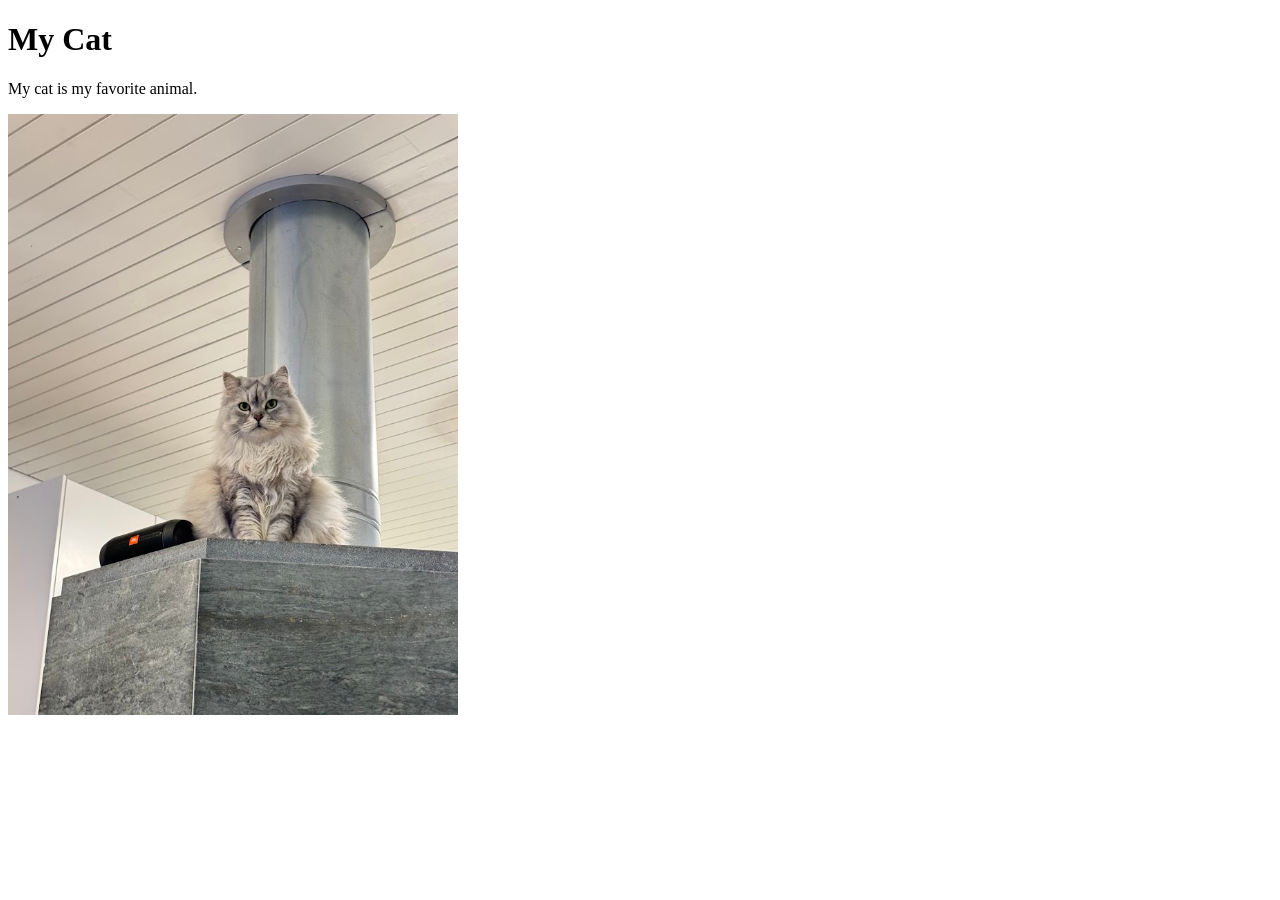
<file: index.html>
<!DOCTYPE html>
<html lang="en">
<head>
    <meta charset="UTF-8">
    <title>Exercise 1</title>
</head>
<body>

    <h1>My Cat</h1>
    <p>My cat is my favorite animal.</p>
    <img src="img/My cat.jpg" alt="My Cute Cat sit on fireplace" width="450" >


</body>
</html>
</file>
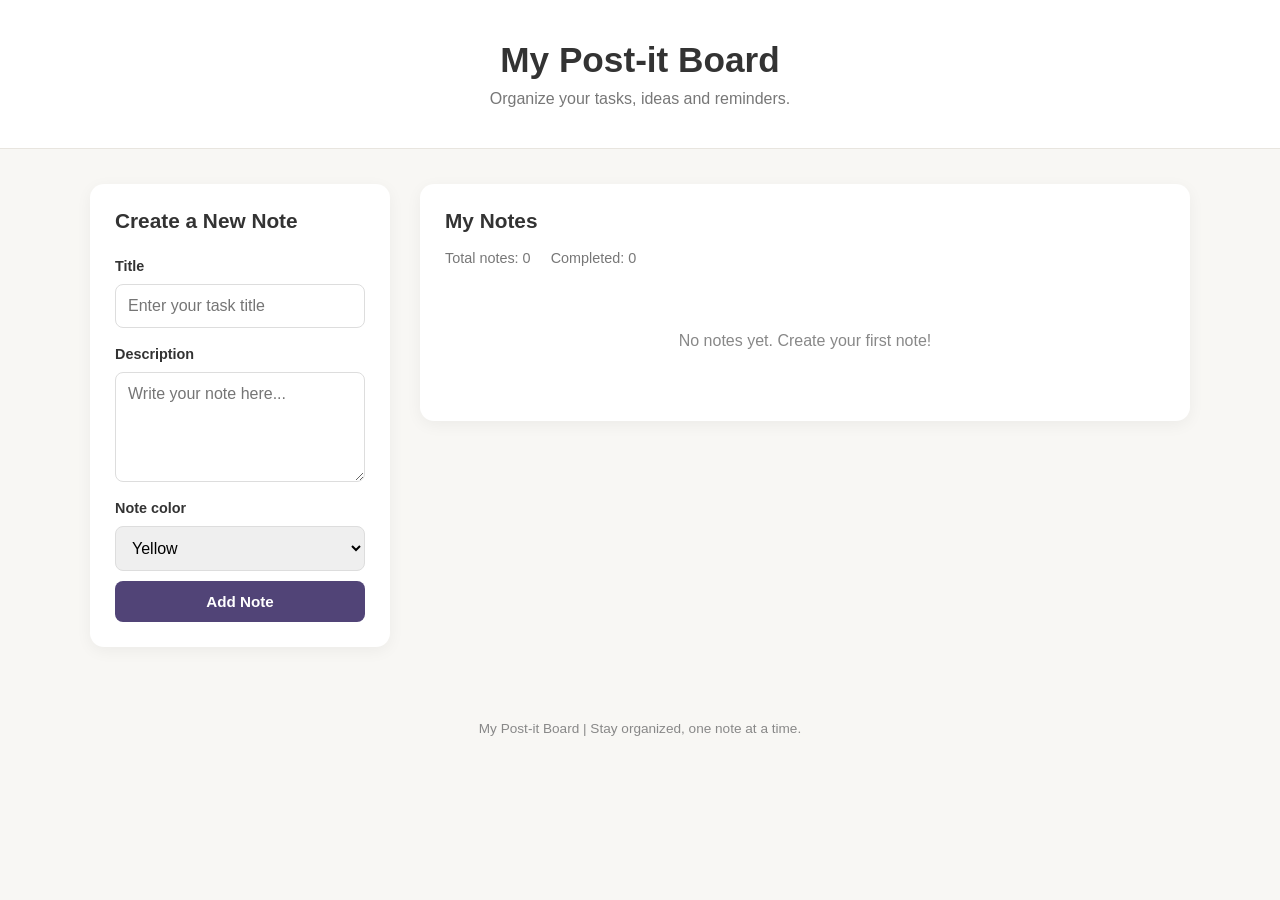
<file: PostItBoard/index.html>
<!DOCTYPE html>
<html lang="en">
<head>
    <meta charset="UTF-8">
    <meta name="viewport" content="width=device-width, initial-scale=1.0">
    <title>My Post-it Board</title>
    <link rel="stylesheet" href="style.css">
    <script src="script.js" defer></script>
</head>
<body>
    <header class="header">
        <h1>My Post-it Board</h1>
        <p>Organize your tasks, ideas and reminders.</p>
    </header>

    <main class="container">
        <section class="note-form">
            <h2>Create a New Note</h2>

            <form id="noteForm">
                <label for="noteTitle">Title</label>
                <input type="text" id="noteTitle"
                    placeholder="Enter your task title" required>

                <label for="noteDescription">Description</label>
                <textarea id="noteDescription"
                    placeholder="Write your note here..." required></textarea>

                <label for="noteColor">Note color</label>
                <select id="noteColor">
                    <option value="yellow">Yellow</option>
                    <option value="pink">Pink</option>
                    <option value="green">Green</option>
                    <option value="blue">Blue</option>
                </select>

                <button type="submit" id="submitButton">Add Note</button>
            </form>
        </section>

        <section class="board">
            <h2>My Notes</h2>

            <div class="note-stats">
                <p>Total notes: <span id="totalNotes">0</span></p>
                <p>Completed: <span id="completedNotes">0</span></p>
            </div>

            <div id="notesContainer" class="notes-container">
                <!-- JavaScript will display notes here -->
            </div>
        </section>
    </main>

    <footer>
        <p>My Post-it Board | Stay organized, one note at a time.</p>
    </footer>
</body>
</html>
</file>
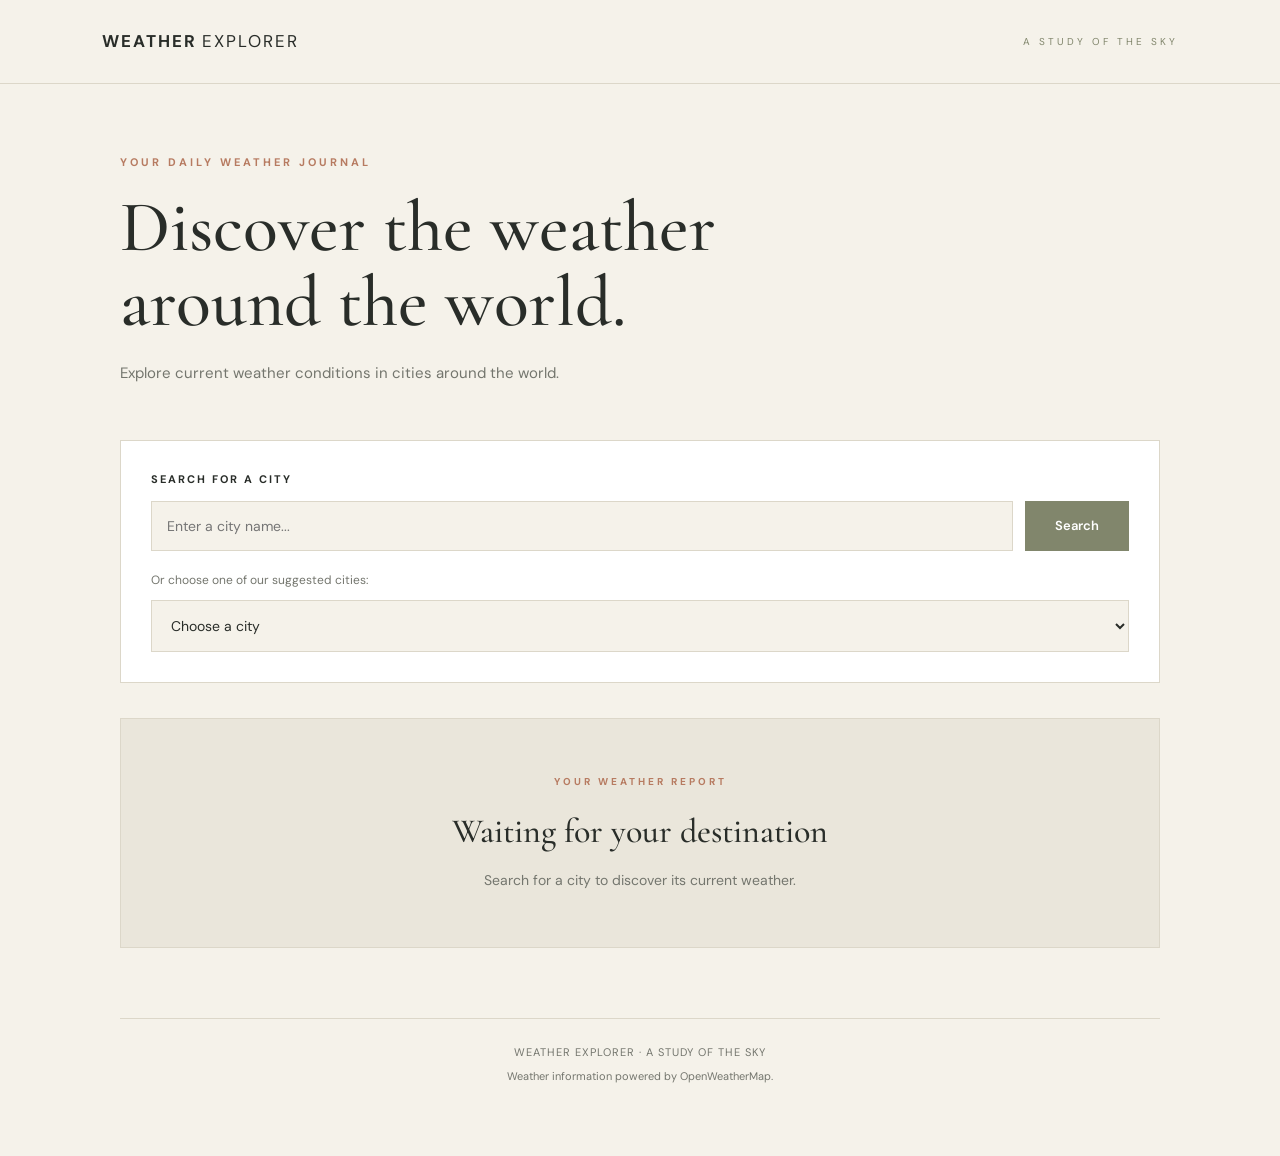
<file: Project2a_WeatherExplorer/index.html>
<!DOCTYPE html>
<html lang="en">
<head>
    <meta charset="UTF-8">
    <meta name="viewport" content="width=device-width, initial-scale=1.0">
    <meta name="description" content="Weather Explorer - Discover current weather conditions around the world.">
    <title>Weather Explorer | A Study of the Sky</title>

    <!-- Connect the CSS stylesheet -->
    <link rel="stylesheet" href="styles.css">

    <!-- Connect the JavaScript file -->
    <script src="script.js" defer></script>
</head>

<body>

    <!-- Main page header -->
    <header class="site-header">
        <div class="logo">
            WEATHER<span>EXPLORER</span>
        </div>

        <p class="header-note">A STUDY OF THE SKY</p>
    </header>

    <!-- Main content -->
    <main class="container">

        <!-- Introduction -->
        <section class="intro">
            <p class="eyebrow">YOUR DAILY WEATHER JOURNAL</p>
            <h1>Discover the weather<br>around the world.</h1>
            <p class="intro-text">
                Explore current weather conditions in cities around the world.
            </p>
        </section>

        <!-- City search section -->
        <section class="search-section">
            <label for="cityInput">SEARCH FOR A CITY</label>

            <div class="search-controls">
                <input
                    type="text"
                    id="cityInput"
                    placeholder="Enter a city name..."
                >

                <button id="searchButton" type="button">
                    Search
                </button>
            </div>

            <p class="search-hint">Or choose one of our suggested cities:</p>

            <select id="citySelect">
                <option value="">Choose a city</option>
                <option value="Helsinki">Helsinki</option>
                <option value="Stockholm">Stockholm</option>
                <option value="London">London</option>
                <option value="Paris">Paris</option>
                <option value="Bangkok">Bangkok</option>
                <option value="Rome">Rome</option>
            </select>
        </section>

        <!-- Weather results -->
        <section class="weather-section" id="weatherdata">

            <div class="weather-placeholder">
                <p>YOUR WEATHER REPORT</p>
                <h2>Waiting for your destination</h2>
                <p>Search for a city to discover its current weather.</p>
            </div>

        </section>

        <!-- Footer -->
        <footer class="site-footer">
            <p>WEATHER EXPLORER · A STUDY OF THE SKY</p>
            <p>Weather information powered by OpenWeatherMap.</p>
        </footer>

    </main>

</body>
</html>
</file>
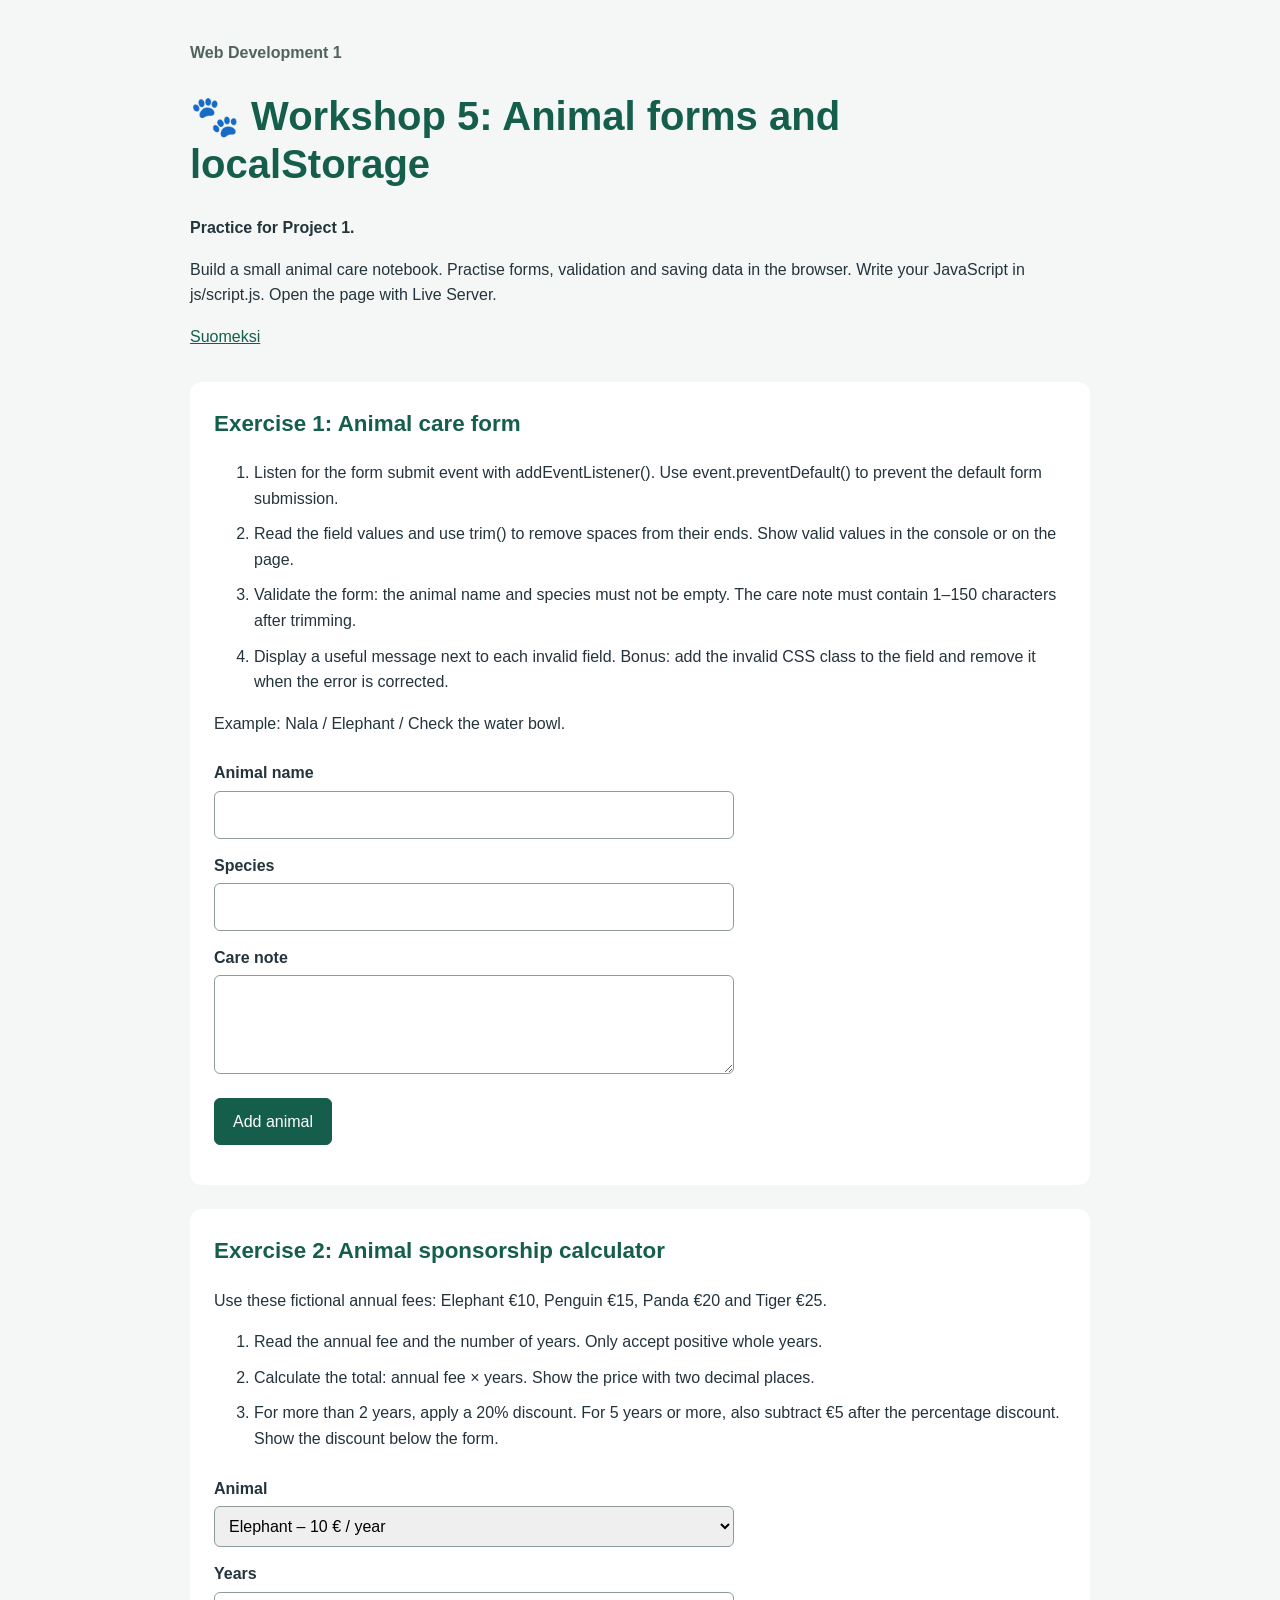
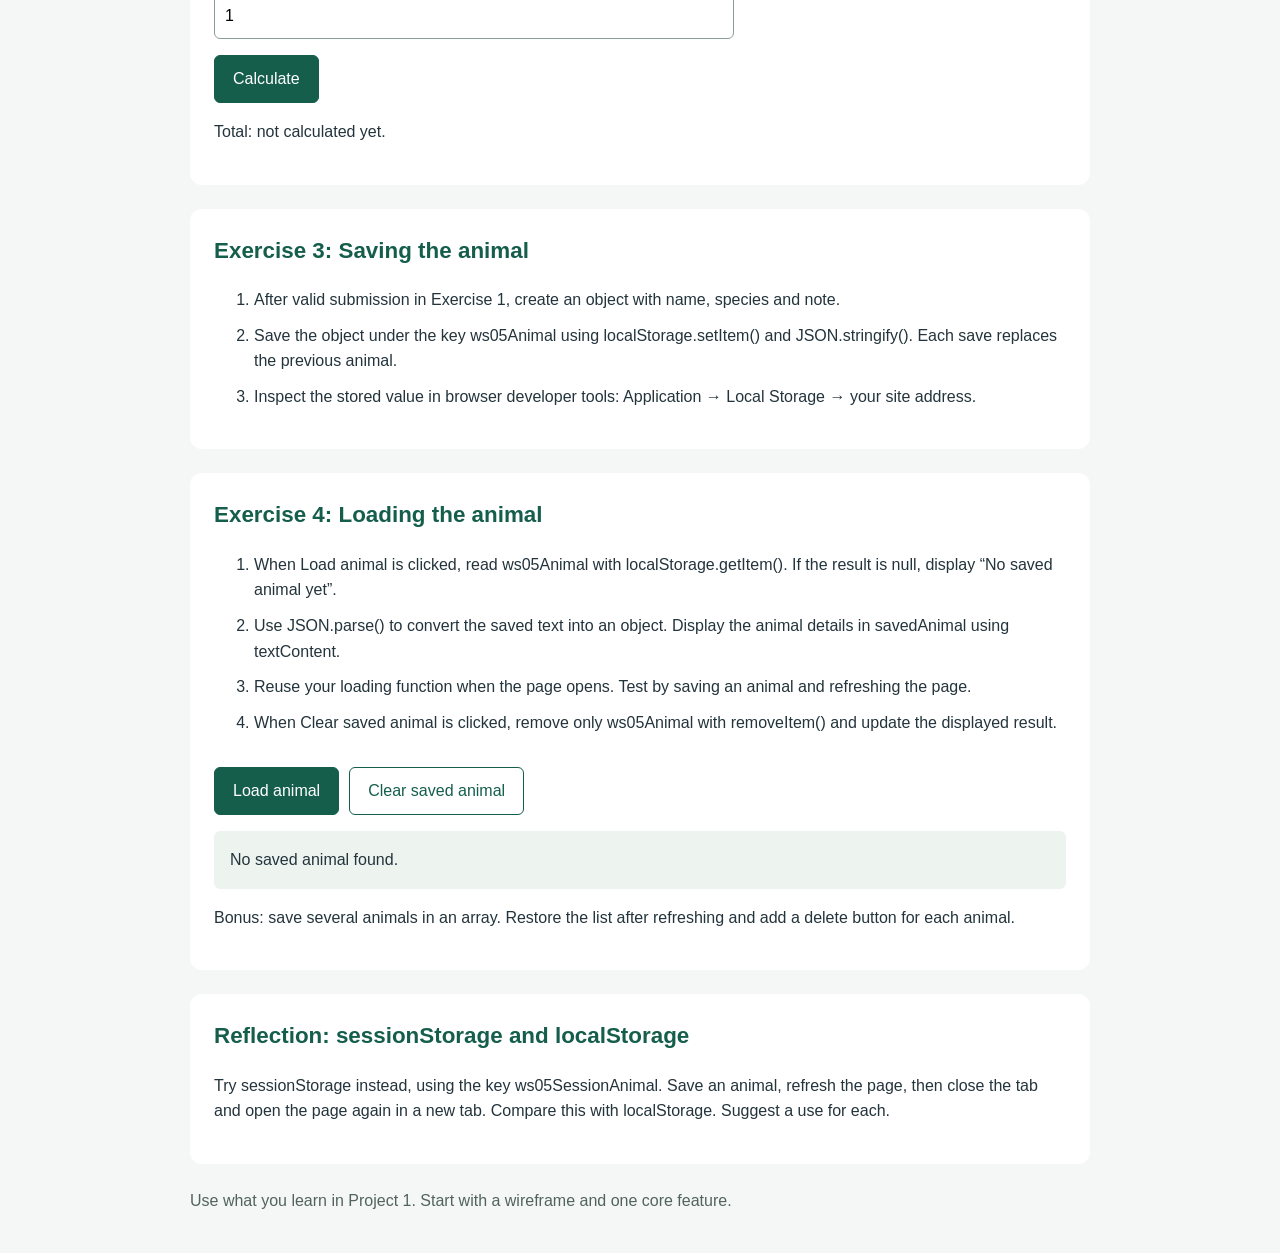
<file: Workshop05/index.html>
<!DOCTYPE html>
<html lang="en">
<head>
  <meta charset="UTF-8">
  <meta name="viewport" content="width=device-width, initial-scale=1.0">
  <title>Workshop 5: Animal forms and localStorage</title>
  <link rel="stylesheet" href="css/styles.css">
  <script src="js/script.js" defer></script>
</head>
<body>
<main>
<header>
  <p class="course">Web Development 1</p>
  <h1>🐾 Workshop 5: Animal forms and localStorage</h1>
  <p class="notice">Practice for Project 1.</p>
  <p>Build a small animal care notebook. Practise forms, validation and saving data in the browser. Write your JavaScript in js/script.js. Open the page with Live Server.</p>
  <a href="index-fi.html" lang="fi">Suomeksi</a>
</header>
<section>
  <h2>Exercise 1: Animal care form</h2>
  <ol><li>Listen for the form submit event with addEventListener(). Use event.preventDefault() to prevent the default form submission.</li><li>Read the field values and use trim() to remove spaces from their ends. Show valid values in the console or on the page.</li><li>Validate the form: the animal name and species must not be empty. The care note must contain 1–150 characters after trimming.</li><li>Display a useful message next to each invalid field. Bonus: add the invalid CSS class to the field and remove it when the error is corrected.</li></ol>
  <p>Example: Nala / Elephant / Check the water bowl.</p>
  <!-- novalidate allows students to practise JavaScript validation. -->
  <form id="animalForm" novalidate>
    <label for="animalName">Animal name</label>
    <input id="animalName" name="name" type="text" required aria-describedby="nameError">
    <span id="nameError" class="error" aria-live="polite"></span>
    <label for="animalSpecies">Species</label>
    <input id="animalSpecies" name="species" type="text" required aria-describedby="speciesError">
    <span id="speciesError" class="error" aria-live="polite"></span>
    <label for="careNote">Care note</label>
    <textarea id="careNote" name="note" rows="3" required aria-describedby="noteError"></textarea>
    <span id="noteError" class="error" aria-live="polite"></span>
    <button type="submit">Add animal</button>
  </form>
  <p id="formResult" role="status"></p>
</section>
<section>
  <h2>Exercise 2: Animal sponsorship calculator</h2>
  <p>Use these fictional annual fees: Elephant €10, Penguin €15, Panda €20 and Tiger €25.</p>
  <ol><li>Read the annual fee and the number of years. Only accept positive whole years.</li><li>Calculate the total: annual fee × years. Show the price with two decimal places.</li><li>For more than 2 years, apply a 20% discount. For 5 years or more, also subtract €5 after the percentage discount. Show the discount below the form.</li></ol>
  <form id="sponsorForm">
    <label for="animalType">Animal</label>
    <select id="animalType" name="type"><option value="10">Elephant – 10 € / year</option><option value="15">Penguin – 15 € / year</option><option value="20">Panda – 20 € / year</option><option value="25">Tiger – 25 € / year</option></select>
    <label for="years">Years</label>
    <input id="years" name="years" type="number" min="1" step="1" value="1" required>
    <button type="submit">Calculate</button>
  </form>
  <p id="cost" role="status">Total: not calculated yet.</p>
  <p id="discountMessage" aria-live="polite"></p>
</section>
<section>
  <h2>Exercise 3: Saving the animal</h2>
  <ol><li>After valid submission in Exercise 1, create an object with name, species and note.</li><li>Save the object under the key ws05Animal using localStorage.setItem() and JSON.stringify(). Each save replaces the previous animal.</li><li>Inspect the stored value in browser developer tools: Application → Local Storage → your site address.</li></ol>
</section>
<section>
  <h2>Exercise 4: Loading the animal</h2>
  <ol><li>When Load animal is clicked, read ws05Animal with localStorage.getItem(). If the result is null, display “No saved animal yet”.</li><li>Use JSON.parse() to convert the saved text into an object. Display the animal details in savedAnimal using textContent.</li><li>Reuse your loading function when the page opens. Test by saving an animal and refreshing the page.</li><li>When Clear saved animal is clicked, remove only ws05Animal with removeItem() and update the displayed result.</li></ol>
  <div class="actions">
    <button type="button" id="loadAnimal">Load animal</button>
    <button type="button" id="clearAnimal" class="secondary">Clear saved animal</button>
  </div>
  <p id="savedAnimal" class="saved" role="status">Saved animal details will appear here.</p>
  <p>Bonus: save several animals in an array. Restore the list after refreshing and add a delete button for each animal.</p>
</section>
<section>
  <h2>Reflection: sessionStorage and localStorage</h2>
  <p>Try sessionStorage instead, using the key ws05SessionAnimal. Save an animal, refresh the page, then close the tab and open the page again in a new tab. Compare this with localStorage. Suggest a use for each.</p>
</section>
<footer><p>Use what you learn in Project 1. Start with a wireframe and one core feature.</p></footer>
</main>
</body>
</html>
</file>
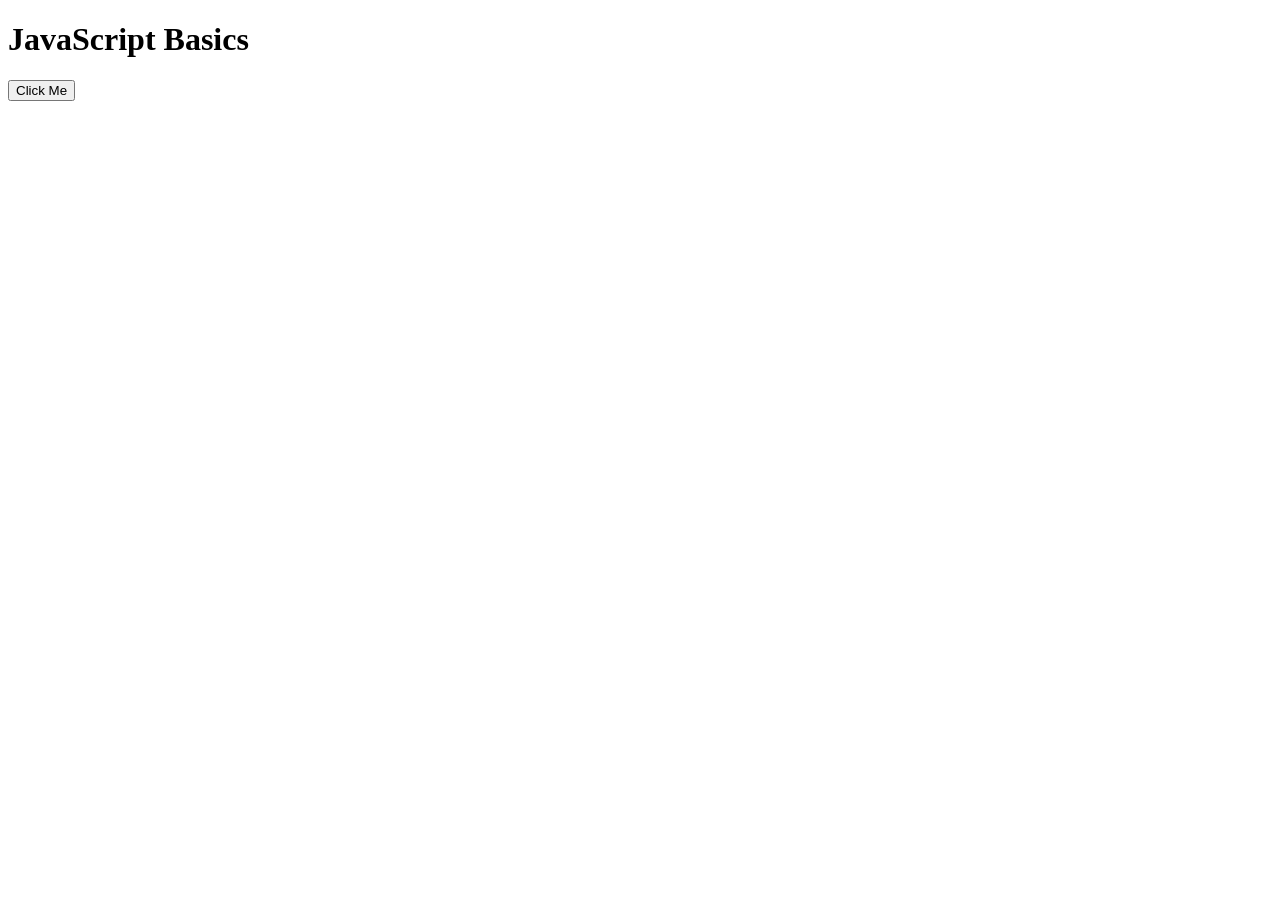
<file: WS02_JS_Basics/index.html>
<!DOCTYPE html>
<html lang="en">
<head>
    <meta charset="UTF-8">
    <meta name="viewport" content="width=device-width, initial-scale=1.0">
    <title>JavaScript Basics</title>
</head>

<body>

    <h1>JavaScript Basics</h1>

    <button id="myButton">Click Me</button>

    <script src="js/script.js"></script>

</body>

    
</html>
</file>
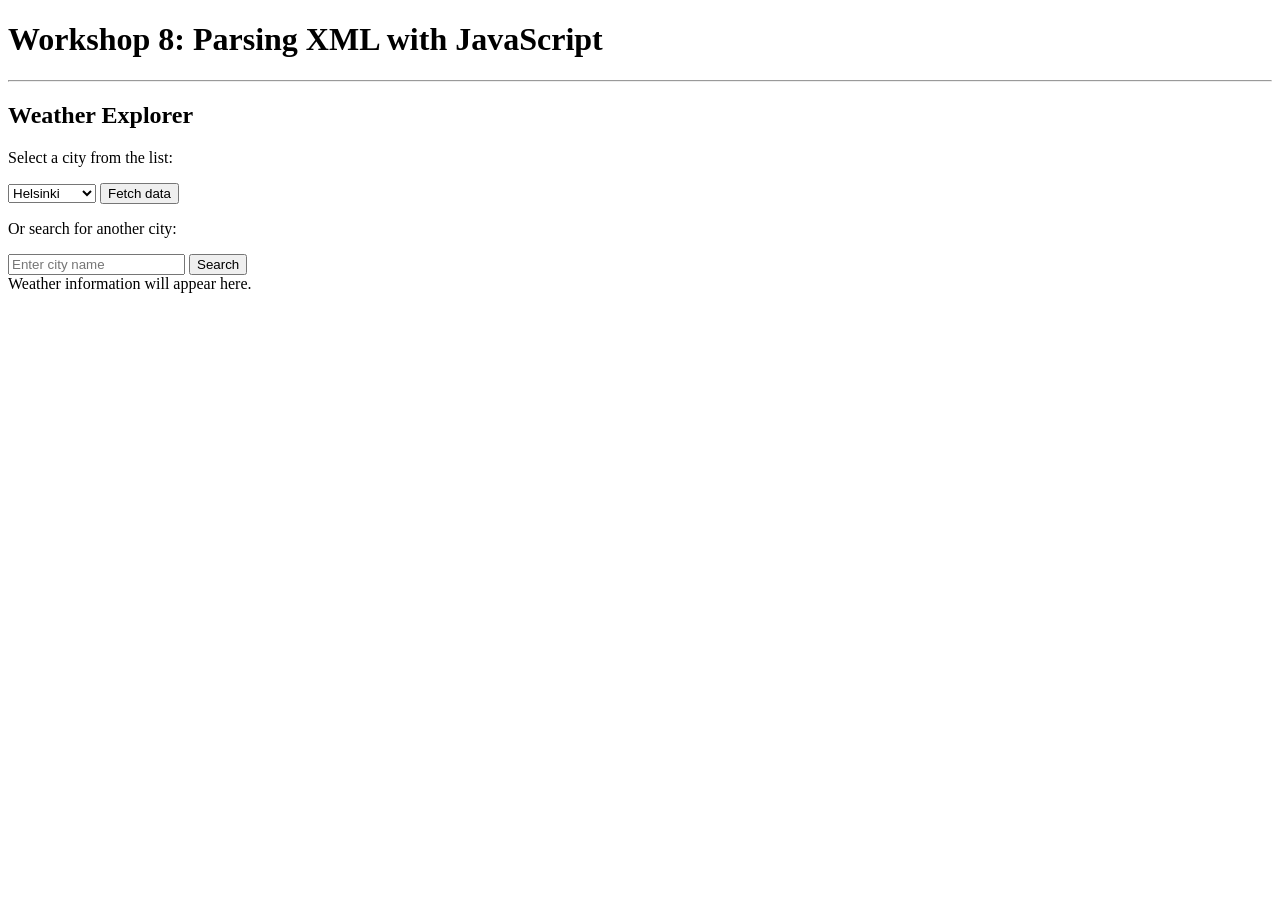
<file: WS08_XML/index.html>
<!DOCTYPE html>
<html lang="en">

<head>
    <meta charset="UTF-8">
    <meta name="viewport" content="width=device-width, initial-scale=1.0">

    <title>Workshop 8 - Weather Explorer</title>

    <script src="script.js" defer></script>
</head>

<body>

    <h1>Workshop 8: Parsing XML with JavaScript</h1>

    <hr>

    <h2>Weather Explorer</h2>

    <p>Select a city from the list:</p>

<select id="city">
    <option value="Helsinki">Helsinki</option>
    <option value="Stockholm">Stockholm</option>
    <option value="Rome">Rome</option>
    <option value="New York">New York</option>
    <option value="Savonlinna">Savonlinna</option>
</select>

<button id="fetchWeather">Fetch data</button>

<p>Or search for another city:</p>

<input
    type="text"
    id="citysearch"
    placeholder="Enter city name"
>

<button id="search">Search</button>


    <div id="weatherdata">
        Weather information will appear here.
    </div>

</body>
</html>
</file>
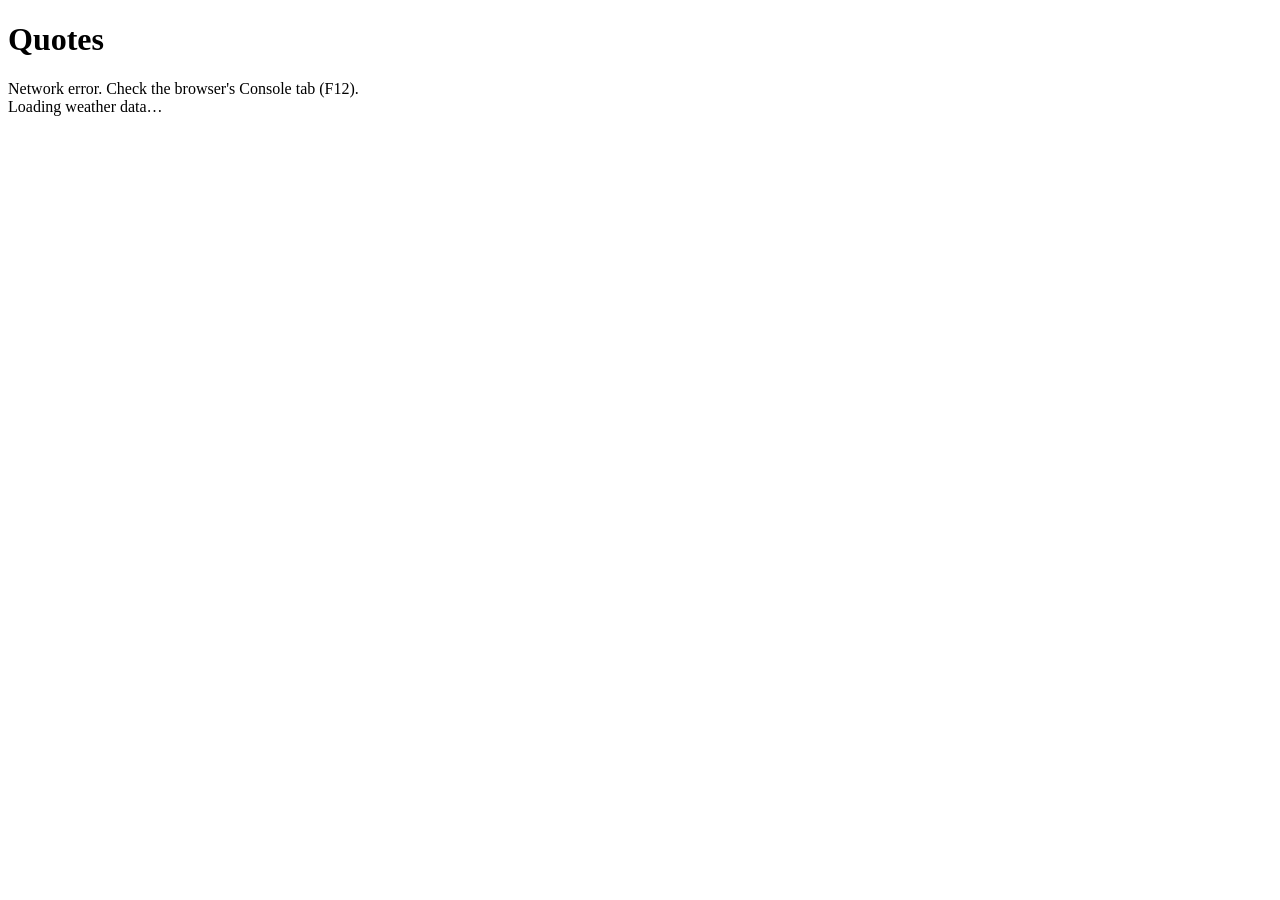
<file: WS07_AJAX/class_exercise/index.html>
<!DOCTYPE html>
<html lang="en">

<head>
    <meta charset="UTF-8">
    <title>Quotes</title>
</head>

<body>
    <h1>Quotes</h1>
    <div id="Quotes"></div>
    <div id="weatherdata">Loading weather data…</div>
    
    <div id="weatherdata">Loading weather data…</div>
    <script src="ajaxdemo-weathermap.js"></script>

</body>



</html>
</file>
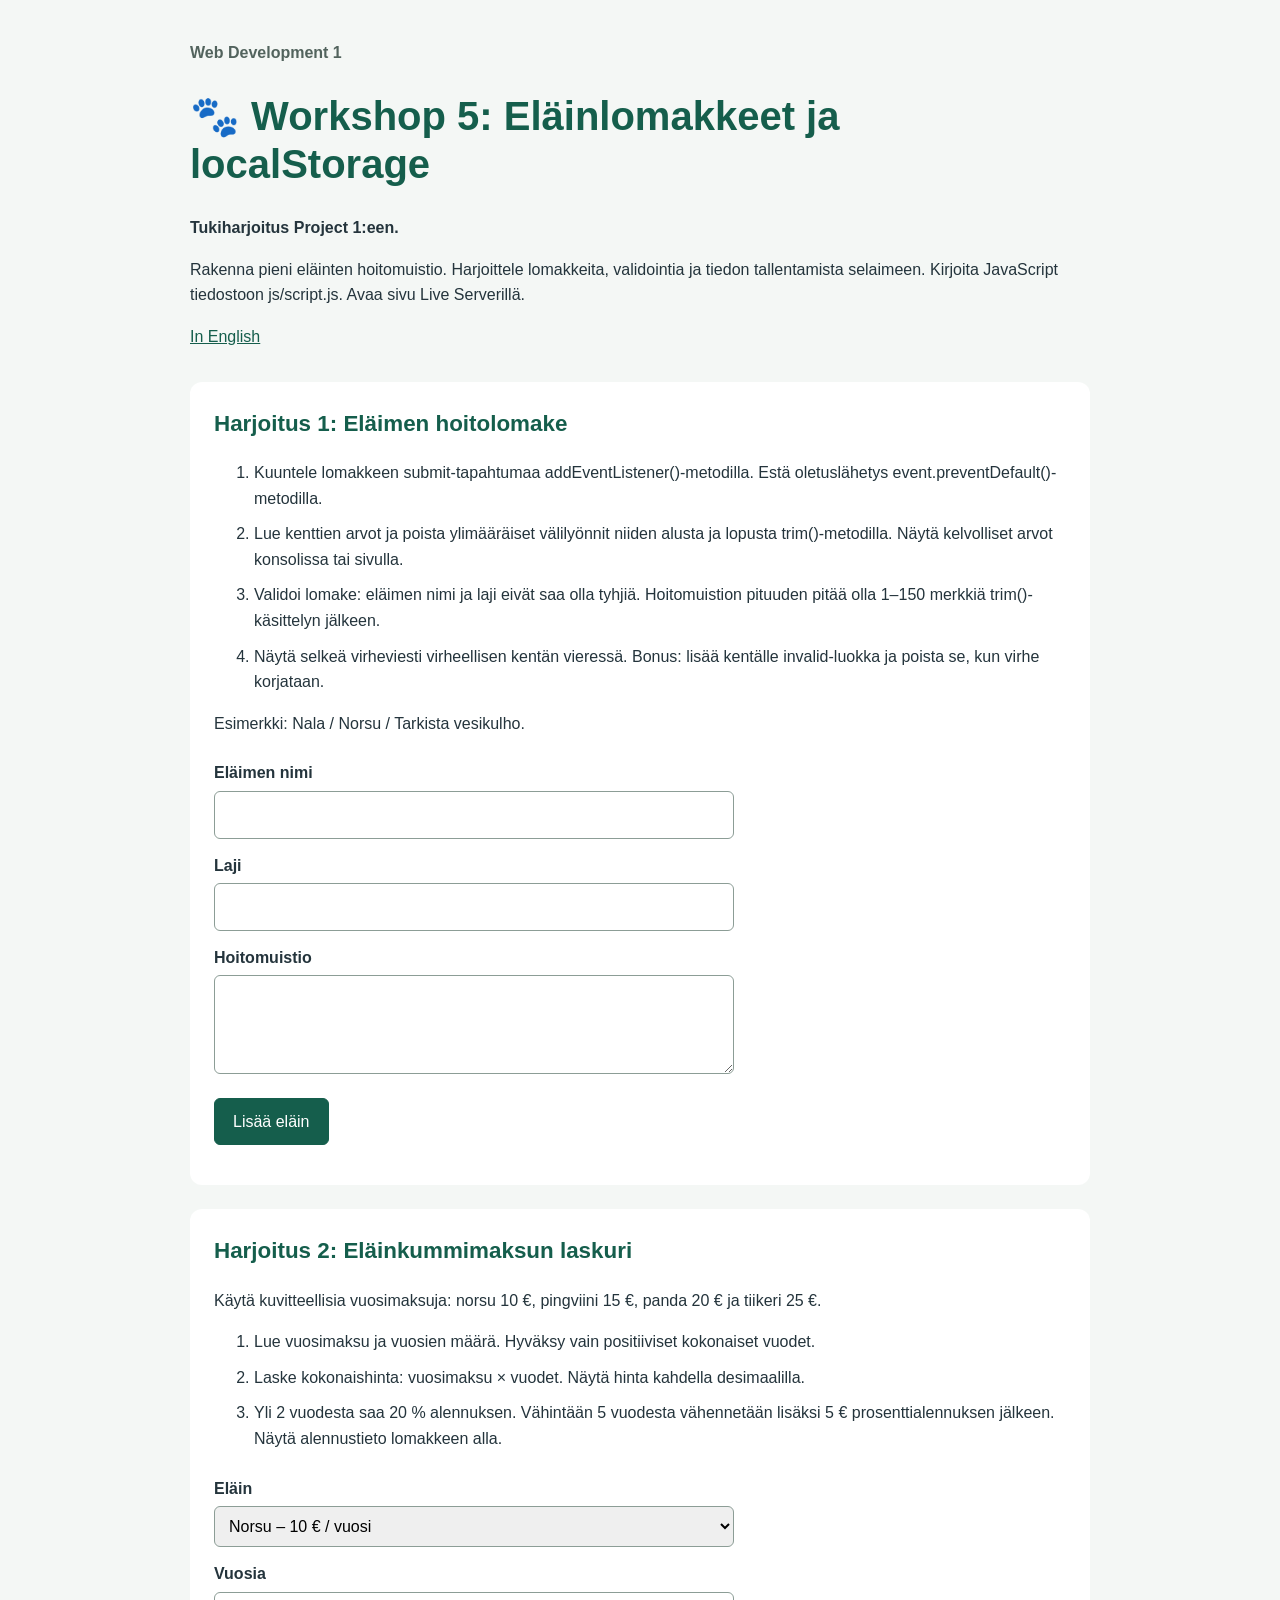
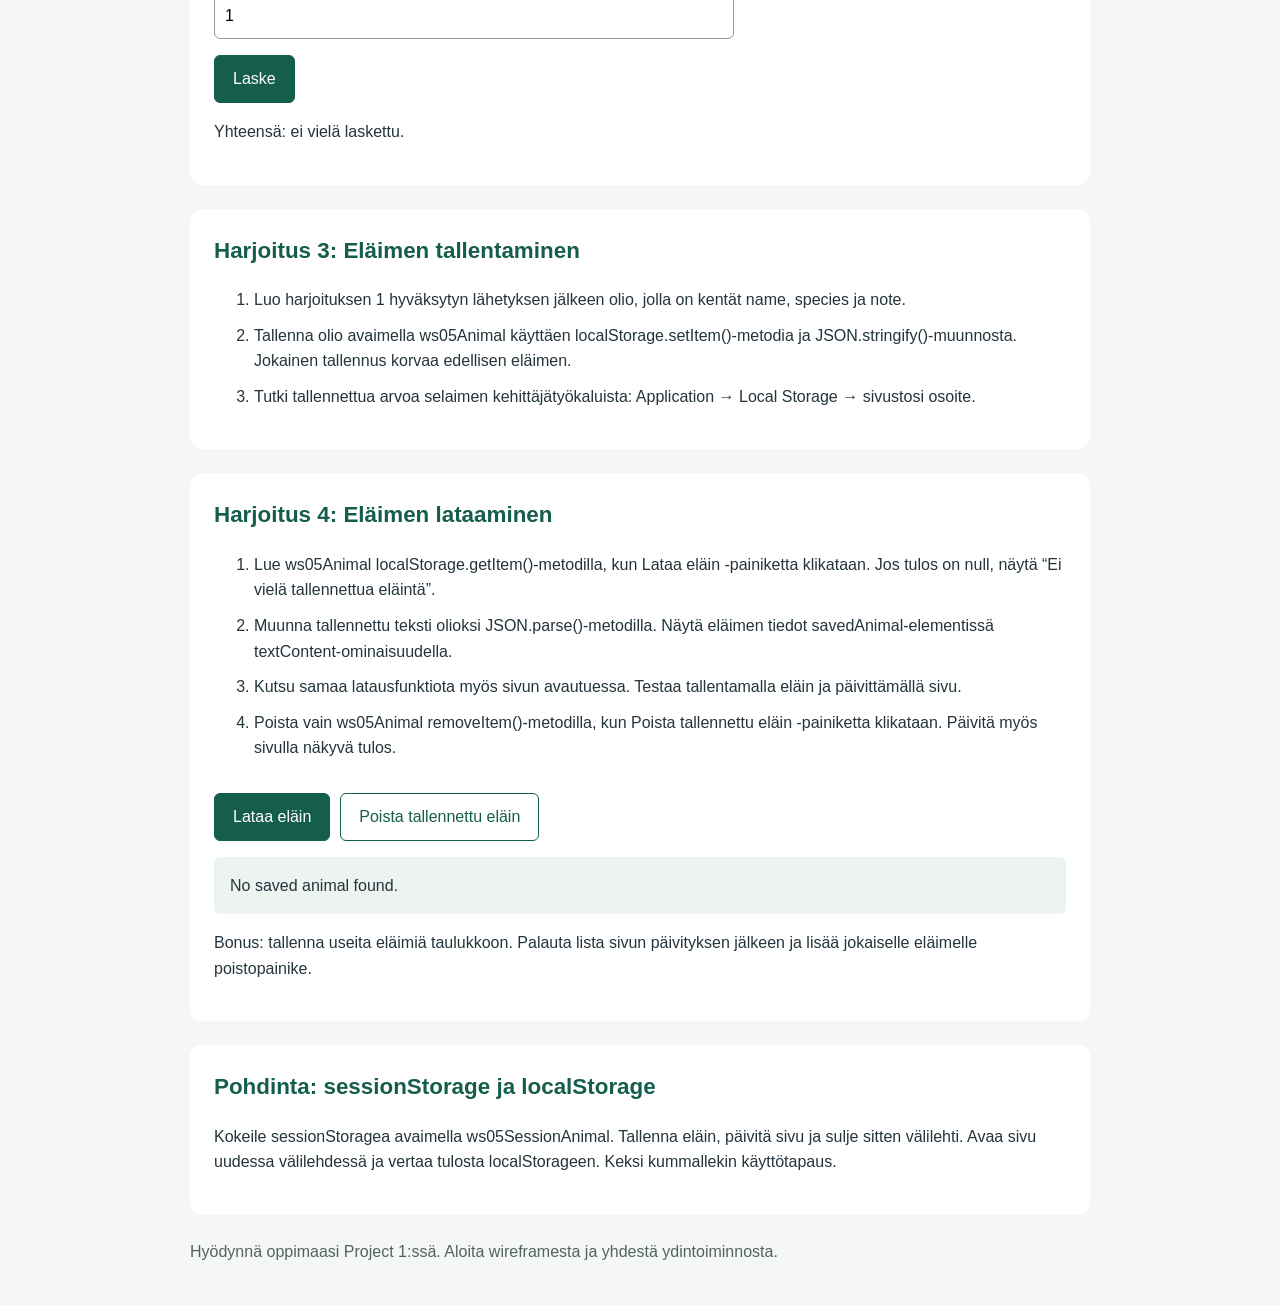
<file: Workshop05/index-fi.html>
<!DOCTYPE html>
<html lang="fi">
<head>
  <meta charset="UTF-8">
  <meta name="viewport" content="width=device-width, initial-scale=1.0">
  <title>Workshop 5: Eläinlomakkeet ja localStorage</title>
  <link rel="stylesheet" href="css/styles.css">
  <script src="js/script.js" defer></script>
</head>
<body>
<main>
<header>
  <p class="course">Web Development 1</p>
  <h1>🐾 Workshop 5: Eläinlomakkeet ja localStorage</h1>
  <p class="notice">Tukiharjoitus Project 1:een.</p>
  <p>Rakenna pieni eläinten hoitomuistio. Harjoittele lomakkeita, validointia ja tiedon tallentamista selaimeen. Kirjoita JavaScript tiedostoon js/script.js. Avaa sivu Live Serverillä.</p>
  <a href="index.html" lang="en">In English</a>
</header>
<section>
  <h2>Harjoitus 1: Eläimen hoitolomake</h2>
  <ol><li>Kuuntele lomakkeen submit-tapahtumaa addEventListener()-metodilla. Estä oletuslähetys event.preventDefault()-metodilla.</li><li>Lue kenttien arvot ja poista ylimääräiset välilyönnit niiden alusta ja lopusta trim()-metodilla. Näytä kelvolliset arvot konsolissa tai sivulla.</li><li>Validoi lomake: eläimen nimi ja laji eivät saa olla tyhjiä. Hoitomuistion pituuden pitää olla 1–150 merkkiä trim()-käsittelyn jälkeen.</li><li>Näytä selkeä virheviesti virheellisen kentän vieressä. Bonus: lisää kentälle invalid-luokka ja poista se, kun virhe korjataan.</li></ol>
  <p>Esimerkki: Nala / Norsu / Tarkista vesikulho.</p>
  <!-- novalidate allows students to practise JavaScript validation. -->
  <form id="animalForm" novalidate>
    <label for="animalName">Eläimen nimi</label>
    <input id="animalName" name="name" type="text" required aria-describedby="nameError">
    <span id="nameError" class="error" aria-live="polite"></span>
    <label for="animalSpecies">Laji</label>
    <input id="animalSpecies" name="species" type="text" required aria-describedby="speciesError">
    <span id="speciesError" class="error" aria-live="polite"></span>
    <label for="careNote">Hoitomuistio</label>
    <textarea id="careNote" name="note" rows="3" required aria-describedby="noteError"></textarea>
    <span id="noteError" class="error" aria-live="polite"></span>
    <button type="submit">Lisää eläin</button>
  </form>
  <p id="formResult" role="status"></p>
</section>
<section>
  <h2>Harjoitus 2: Eläinkummimaksun laskuri</h2>
  <p>Käytä kuvitteellisia vuosimaksuja: norsu 10 €, pingviini 15 €, panda 20 € ja tiikeri 25 €.</p>
  <ol><li>Lue vuosimaksu ja vuosien määrä. Hyväksy vain positiiviset kokonaiset vuodet.</li><li>Laske kokonaishinta: vuosimaksu × vuodet. Näytä hinta kahdella desimaalilla.</li><li>Yli 2 vuodesta saa 20 % alennuksen. Vähintään 5 vuodesta vähennetään lisäksi 5 € prosenttialennuksen jälkeen. Näytä alennustieto lomakkeen alla.</li></ol>
  <form id="sponsorForm">
    <label for="animalType">Eläin</label>
    <select id="animalType" name="type"><option value="10">Norsu – 10 € / vuosi</option><option value="15">Pingviini – 15 € / vuosi</option><option value="20">Panda – 20 € / vuosi</option><option value="25">Tiikeri – 25 € / vuosi</option></select>
    <label for="years">Vuosia</label>
    <input id="years" name="years" type="number" min="1" step="1" value="1" required>
    <button type="submit">Laske</button>
  </form>
  <p id="cost" role="status">Yhteensä: ei vielä laskettu.</p>
  <p id="discountMessage" aria-live="polite"></p>
</section>
<section>
  <h2>Harjoitus 3: Eläimen tallentaminen</h2>
  <ol><li>Luo harjoituksen 1 hyväksytyn lähetyksen jälkeen olio, jolla on kentät name, species ja note.</li><li>Tallenna olio avaimella ws05Animal käyttäen localStorage.setItem()-metodia ja JSON.stringify()-muunnosta. Jokainen tallennus korvaa edellisen eläimen.</li><li>Tutki tallennettua arvoa selaimen kehittäjätyökaluista: Application → Local Storage → sivustosi osoite.</li></ol>
</section>
<section>
  <h2>Harjoitus 4: Eläimen lataaminen</h2>
  <ol><li>Lue ws05Animal localStorage.getItem()-metodilla, kun Lataa eläin -painiketta klikataan. Jos tulos on null, näytä “Ei vielä tallennettua eläintä”.</li><li>Muunna tallennettu teksti olioksi JSON.parse()-metodilla. Näytä eläimen tiedot savedAnimal-elementissä textContent-ominaisuudella.</li><li>Kutsu samaa latausfunktiota myös sivun avautuessa. Testaa tallentamalla eläin ja päivittämällä sivu.</li><li>Poista vain ws05Animal removeItem()-metodilla, kun Poista tallennettu eläin -painiketta klikataan. Päivitä myös sivulla näkyvä tulos.</li></ol>
  <div class="actions">
    <button type="button" id="loadAnimal">Lataa eläin</button>
    <button type="button" id="clearAnimal" class="secondary">Poista tallennettu eläin</button>
  </div>
  <p id="savedAnimal" class="saved" role="status">Tallennetun eläimen tiedot näkyvät tässä.</p>
  <p>Bonus: tallenna useita eläimiä taulukkoon. Palauta lista sivun päivityksen jälkeen ja lisää jokaiselle eläimelle poistopainike.</p>
</section>
<section>
  <h2>Pohdinta: sessionStorage ja localStorage</h2>
  <p>Kokeile sessionStoragea avaimella ws05SessionAnimal. Tallenna eläin, päivitä sivu ja sulje sitten välilehti. Avaa sivu uudessa välilehdessä ja vertaa tulosta localStorageen. Keksi kummallekin käyttötapaus.</p>
</section>
<footer><p>Hyödynnä oppimaasi Project 1:ssä. Aloita wireframesta ja yhdestä ydintoiminnosta.</p></footer>
</main>
</body>
</html>
</file>
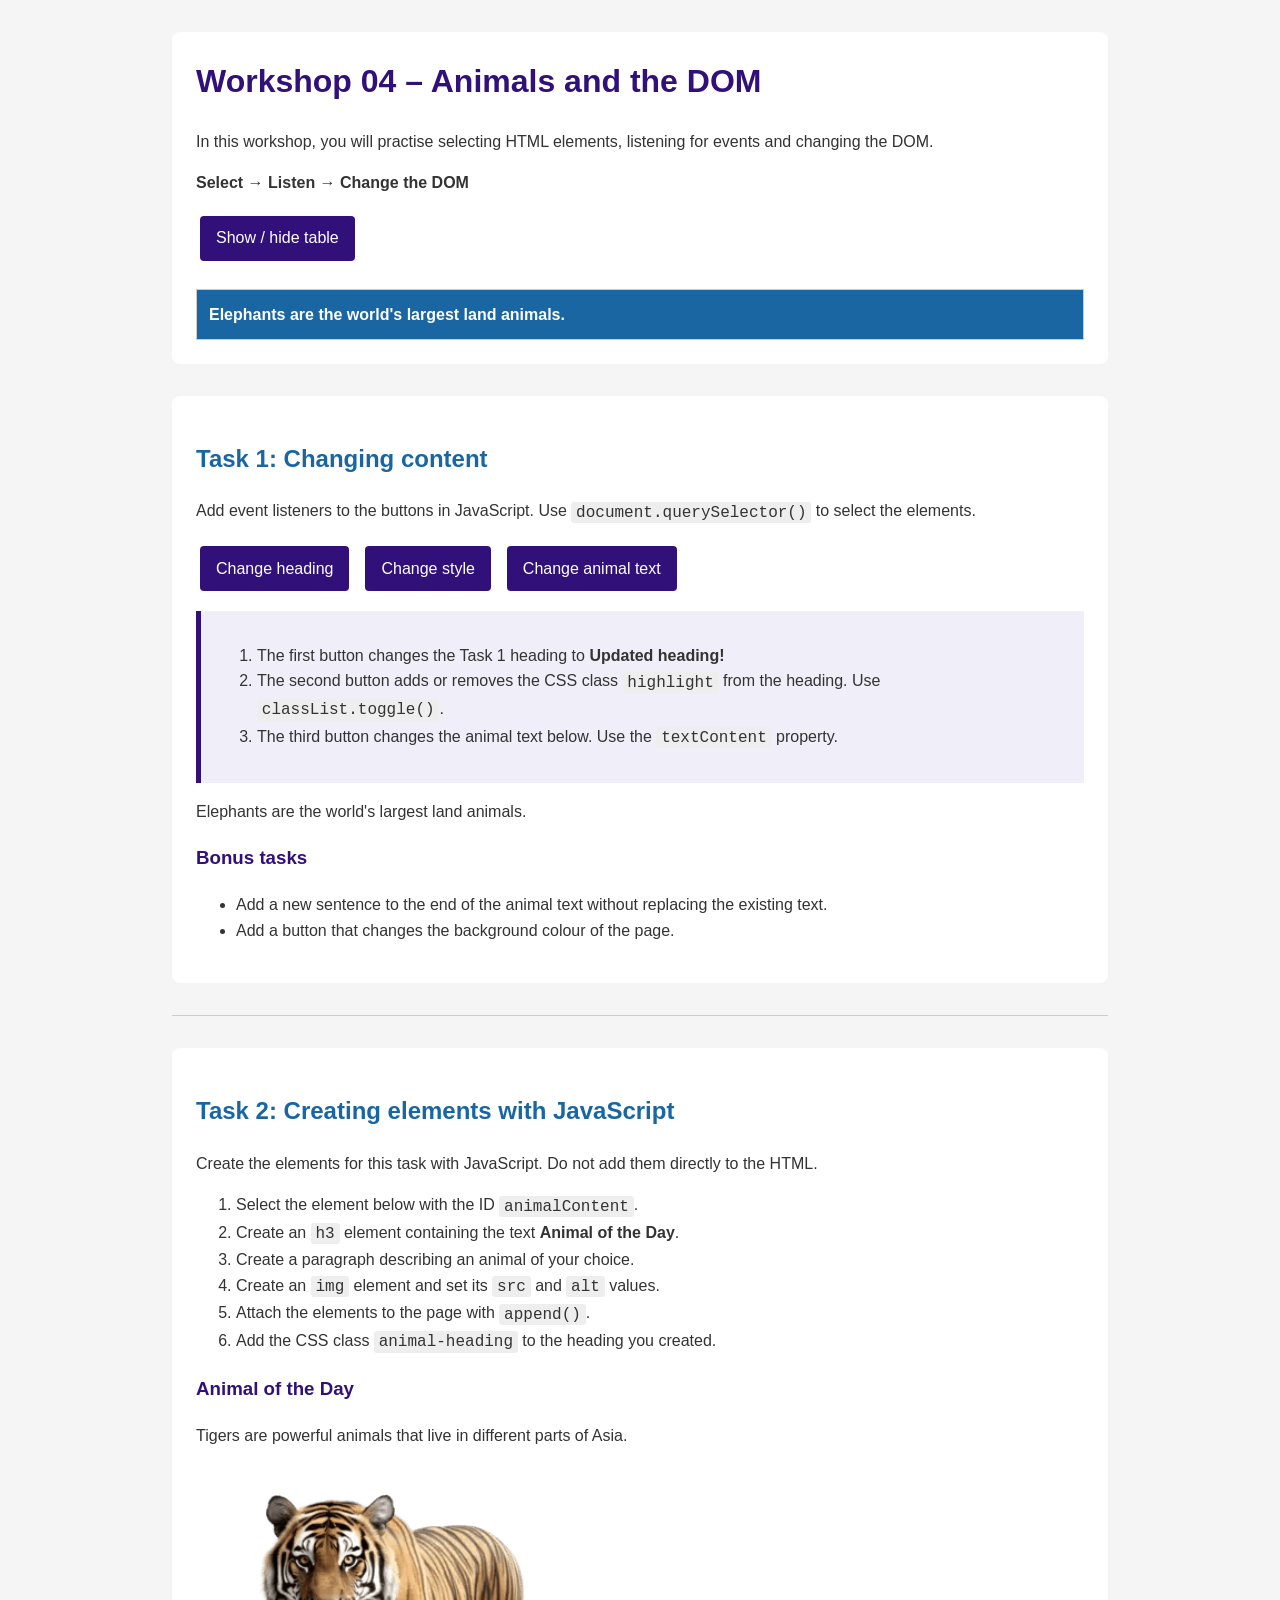
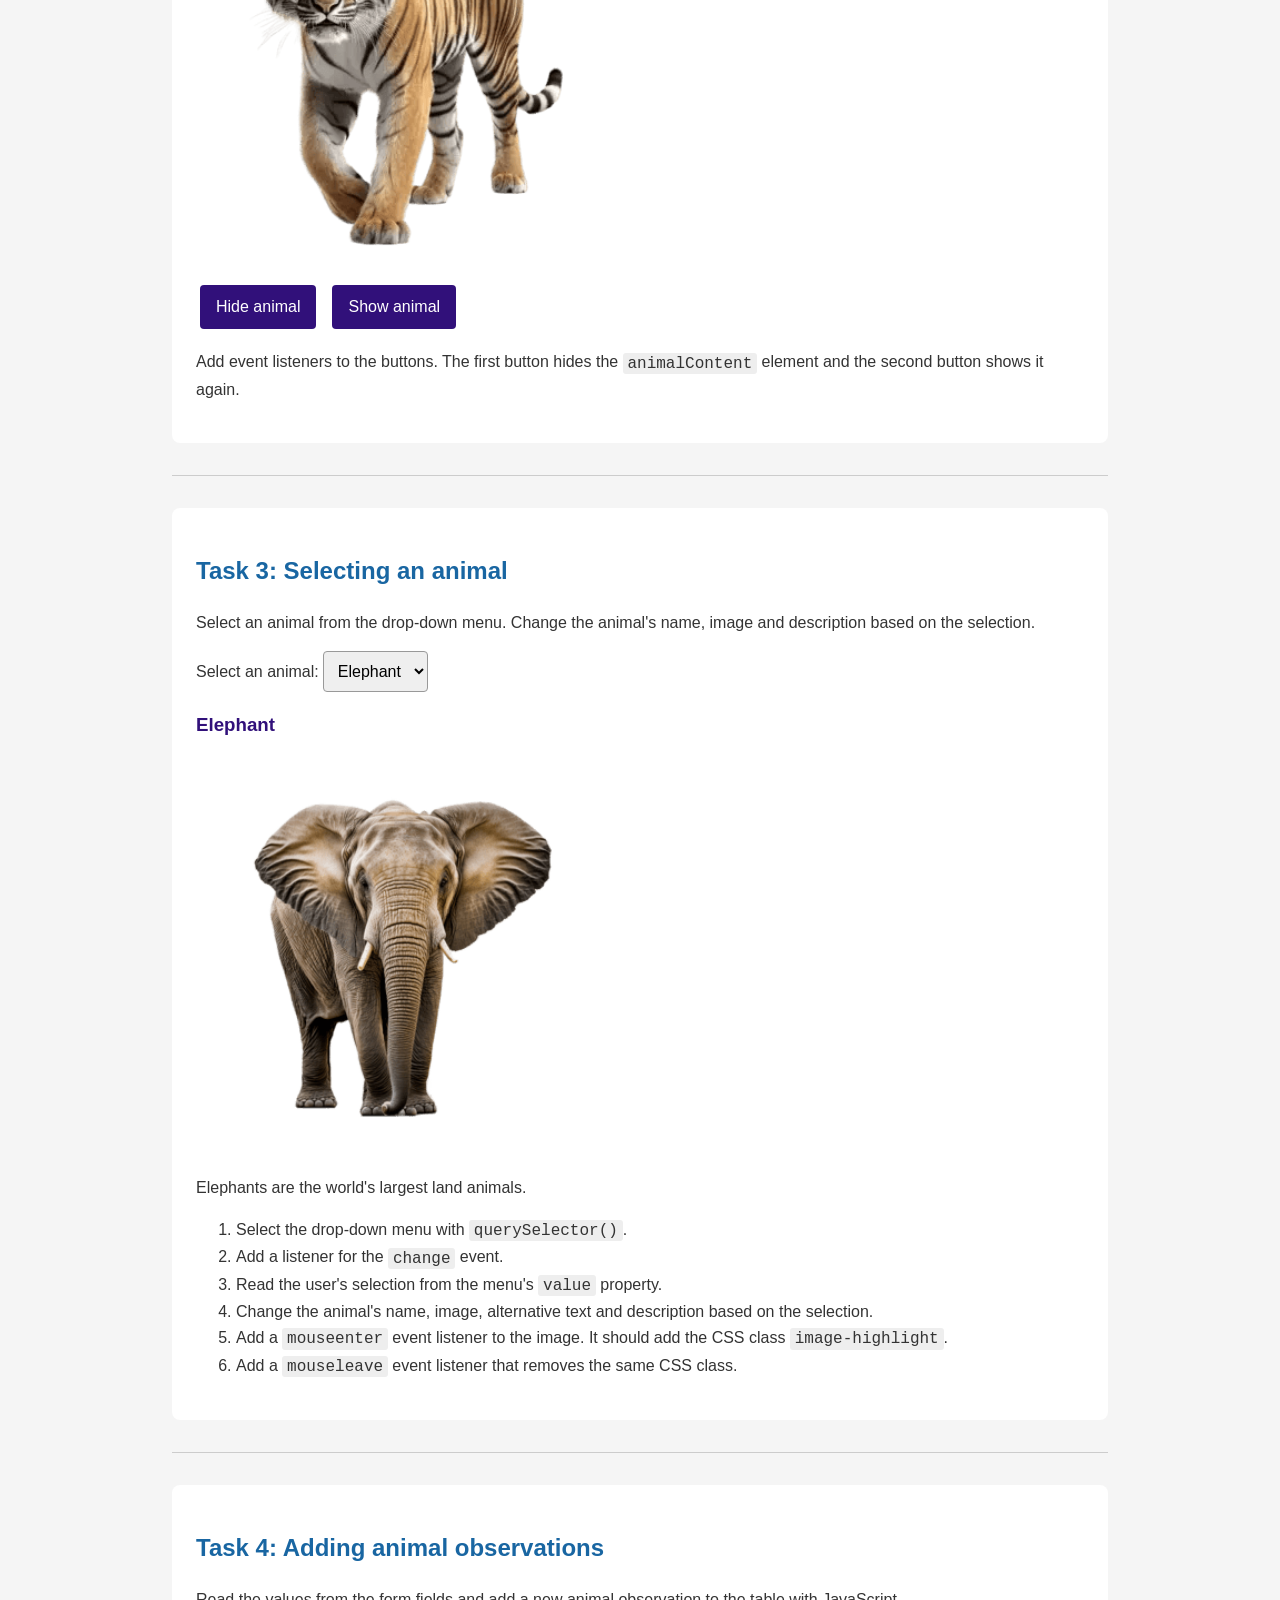
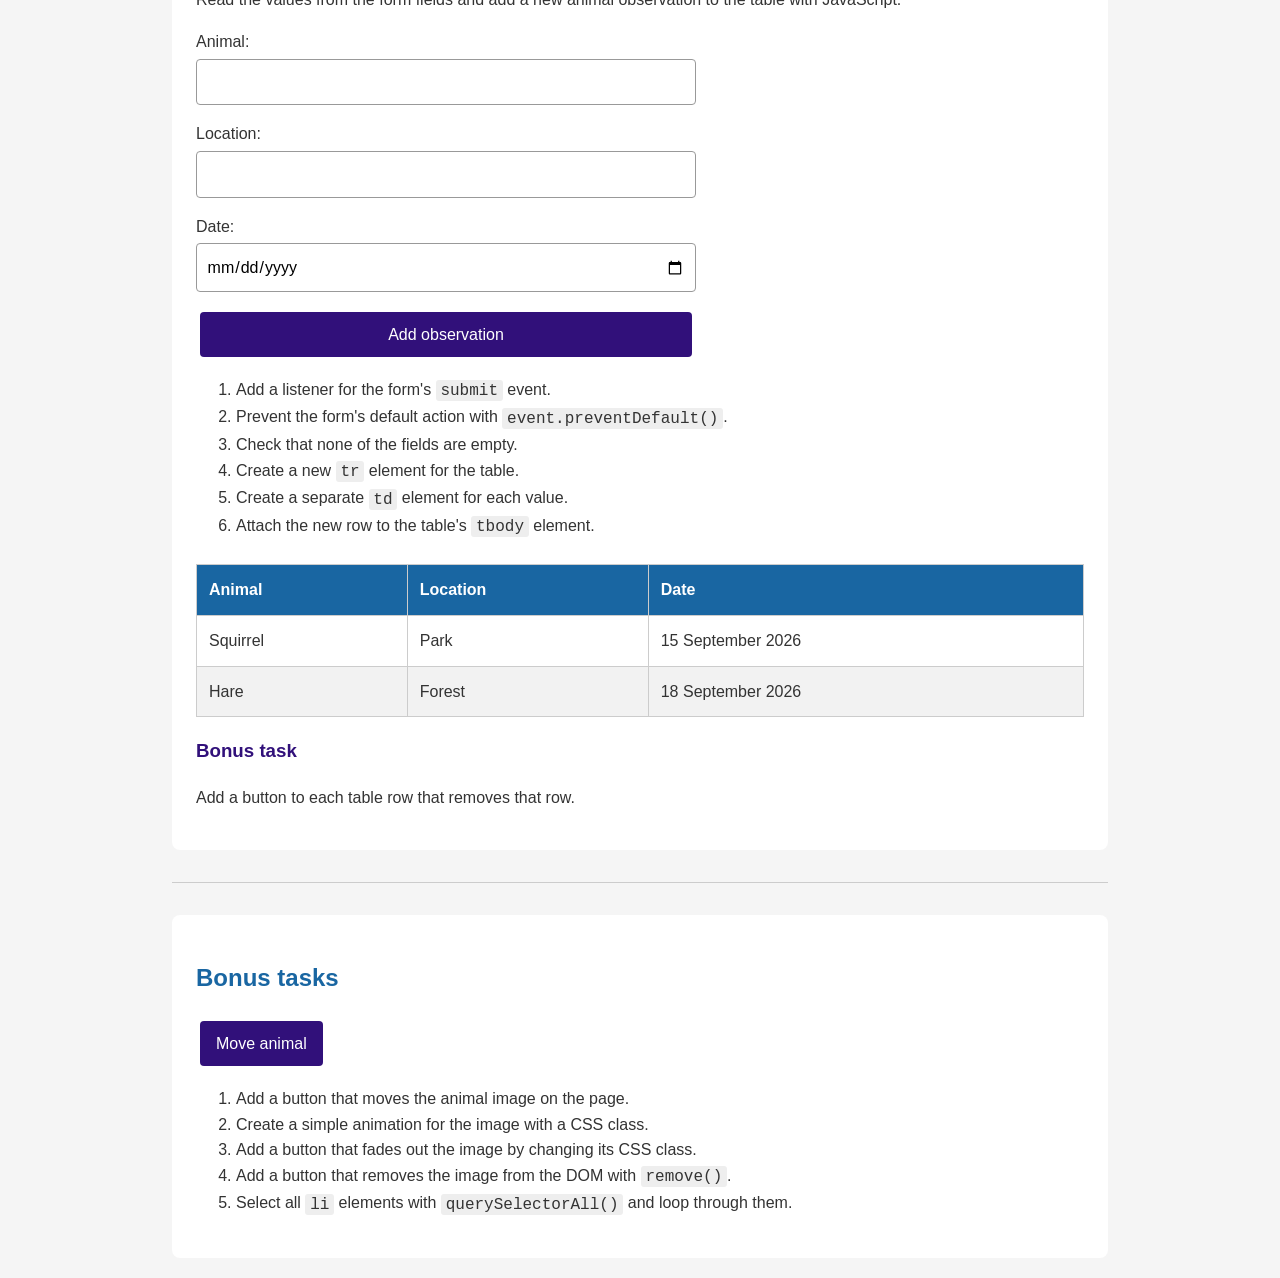
<file: Workshop4/workshop4.html>
<!DOCTYPE html>
<html lang="en">

<head>
    <meta charset="UTF-8">
    <meta name="viewport" content="width=device-width, initial-scale=1.0">

    <title>Workshop 04 – DOM Scripting</title>

    <link rel="stylesheet" href="css/styles.css">
    <script src="js/script.js" defer></script>
</head>

<body>
    <header>
        <h1 id="mainHeading">Workshop 04 – Animals and the DOM</h1>

        <p>
            In this workshop, you will practise selecting HTML elements,
            listening for events and changing the DOM.
        </p>

        <p>
            <strong>Select → Listen → Change the DOM</strong>
        </p>

        <button id="animalButton">Show / hide table</button>

<table id="animalTable">
     <thead>
        <tr>
            <th>Elephants are the world's
                largest land animals.</th>
          
        </tr>
    </thead>

     
</table>


    </header>

    <main>
        <!-- TASK 1 -->
        <section>
            <h2 id="taskOneHeading">Task 1: Changing content</h2>

            <p>
                Add event listeners to the buttons in JavaScript.
                Use <code>document.querySelector()</code> to select the elements.
            </p>

            <div class="buttons">
                <button id="changeHeadingButton">
                    Change heading
                </button>

                <button id="changeStyleButton">
                    Change style
                </button>

                <button id="changeTextButton">
                    Change animal text
                </button>
            </div>

            <div class="instructions">
                <ol>
                    <li>
                        The first button changes the Task 1 heading to
                        <strong>Updated heading!</strong>
                    </li>

                    <li>
                        The second button adds or removes the CSS class
                        <code>highlight</code> from the heading.
                        Use <code>classList.toggle()</code>.
                    </li>

                    <li>
                        The third button changes the animal text below.
                        Use the <code>textContent</code> property.
                    </li>
                </ol>
            </div>

            <p id="animalText">
                Elephants are the world's largest land animals.
            </p>

            <h3>Bonus tasks</h3>

            <ul>
                <li>
                    Add a new sentence to the end of the animal text without
                    replacing the existing text.
                </li>

                <li>
                    Add a button that changes the background colour of the page.
                </li>
            </ul>
        </section>

        <hr>

        <!-- TASK 2 -->
        <section>
            <h2>Task 2: Creating elements with JavaScript</h2>

            <p>
                Create the elements for this task with JavaScript. Do not add
                them directly to the HTML.
            </p>

            <ol>
                <li>
                    Select the element below with the ID
                    <code>animalContent</code>.
                </li>

                <li>
                    Create an <code>h3</code> element containing the text
                    <strong>Animal of the Day</strong>.
                </li>

                <li>
                    Create a paragraph describing an animal of your choice.
                </li>

                <li>
                    Create an <code>img</code> element and set its
                    <code>src</code> and <code>alt</code> values.
                </li>

                <li>
                    Attach the elements to the page with
                    <code>append()</code>.
                </li>

                <li>
                    Add the CSS class <code>animal-heading</code> to the
                    heading you created.
                </li>
            </ol>

            <div id="animalContent"></div>

            <div class="buttons">
                <button id="hideAnimalButton">
                    Hide animal
                </button>

                <button id="showAnimalButton">
                    Show animal
                </button>
            </div>

            <p>
                Add event listeners to the buttons. The first button hides the
                <code>animalContent</code> element and the second button shows
                it again.
            </p>
        </section>

        <hr>

        <!-- TASK 3 -->
        <section>
            <h2>Task 3: Selecting an animal</h2>

            <p>
                Select an animal from the drop-down menu. Change the animal's
                name, image and description based on the selection.
            </p>

            <label for="animalSelect">Select an animal:</label>

            <select id="animalSelect">
                <option value="elephant">Elephant</option>
                <option value="tiger">Tiger</option>
                <option value="penguin">Penguin</option>
                <option value="panda">Panda</option>
            </select>

            <article id="selectedAnimal">
                <h3 id="animalName">Elephant</h3>

                <img
                    id="animalImage"
                    src="images/elephant.png"
                    alt="Elephant"
                >

                <p id="animalDescription">
                    Elephants are the world's largest land animals.
                </p>
            </article>

            <ol>
                <li>
                    Select the drop-down menu with
                    <code>querySelector()</code>.
                </li>

                <li>
                    Add a listener for the <code>change</code> event.
                </li>

                <li>
                    Read the user's selection from the menu's
                    <code>value</code> property.
                </li>

                <li>
                    Change the animal's name, image, alternative text and
                    description based on the selection.
                </li>

                <li>
                    Add a <code>mouseenter</code> event listener to the image.
                    It should add the CSS class <code>image-highlight</code>.
                </li>

                <li>
                    Add a <code>mouseleave</code> event listener that removes
                    the same CSS class.
                </li>
            </ol>
        </section>

        <hr>

        <!-- TASK 4 -->
        <section>
            <h2>Task 4: Adding animal observations</h2>

            <p>
                Read the values from the form fields and add a new animal
                observation to the table with JavaScript.
            </p>

            <form id="animalForm">
                <div>
                    <label for="observationAnimal">Animal:</label>

                    <input
                        type="text"
                        id="observationAnimal"
                        name="observationAnimal"
                    >
                </div>

                <div>
                    <label for="observationLocation">Location:</label>

                    <input
                        type="text"
                        id="observationLocation"
                        name="observationLocation"
                    >
                </div>

                <div>
                    <label for="observationDate">Date:</label>

                    <input
                        type="date"
                        id="observationDate"
                        name="observationDate"
                    >
                </div>

                <button type="submit">
                    Add observation
                </button>
            </form>

            <ol>
                <li>
                    Add a listener for the form's <code>submit</code> event.
                </li>

                <li>
                    Prevent the form's default action with
                    <code>event.preventDefault()</code>.
                </li>

                <li>
                    Check that none of the fields are empty.
                </li>

                <li>
                    Create a new <code>tr</code> element for the table.
                </li>

                <li>
                    Create a separate <code>td</code> element for each value.
                </li>

                <li>
                    Attach the new row to the table's <code>tbody</code> element.
                </li>
            </ol>

            <table id="observationTable">
                <thead>
                    <tr>
                        <th>Animal</th>
                        <th>Location</th>
                        <th>Date</th>
                    </tr>
                </thead>

                <tbody id="observationTableBody">
                    <tr>
                        <td>Squirrel</td>
                        <td>Park</td>
                        <td>15 September 2026</td>
                    </tr>

                    <tr>
                        <td>Hare</td>
                        <td>Forest</td>
                        <td>18 September 2026</td>
                    </tr>
                </tbody>
            </table>

            <h3>Bonus task</h3>

            <p>
                Add a button to each table row that removes that row.
            </p>
        </section>

        <hr>

        <!-- BONUS TASKS -->
        <section>
            <h2>Bonus tasks</h2>
            <button id="moveAnimalButton">Move animal</button>

            <ol>
                <li>
                    Add a button that moves the animal image on the page.
                </li>

                <li>
                    Create a simple animation for the image with a CSS class.
                </li>

                <li>
                    Add a button that fades out the image by changing its
                    CSS class.
                </li>

                <li>
                    Add a button that removes the image from the DOM with
                    <code>remove()</code>.
                </li>

                <li>
                    Select all <code>li</code> elements with
                    <code>querySelectorAll()</code> and loop through them.
                </li>
            </ol>
        </section>
    </main>
</body>

</html>
</file>
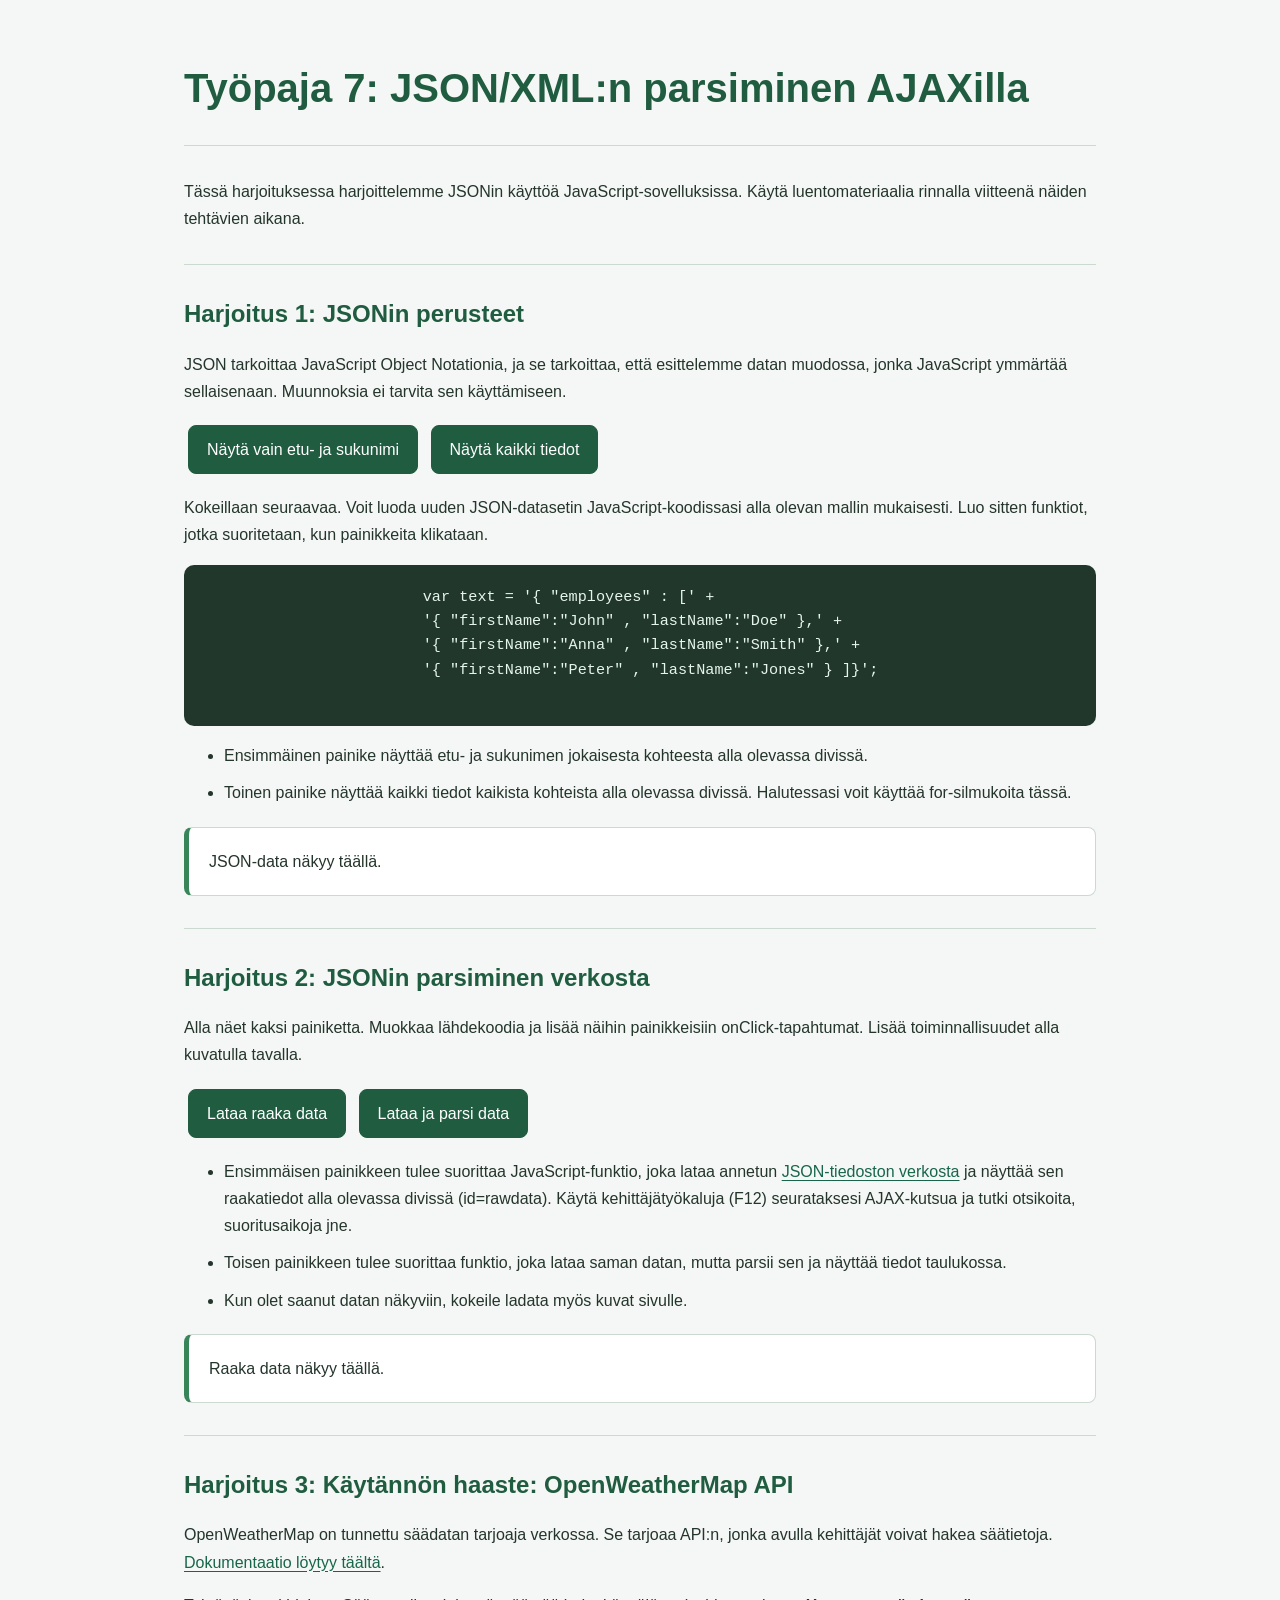
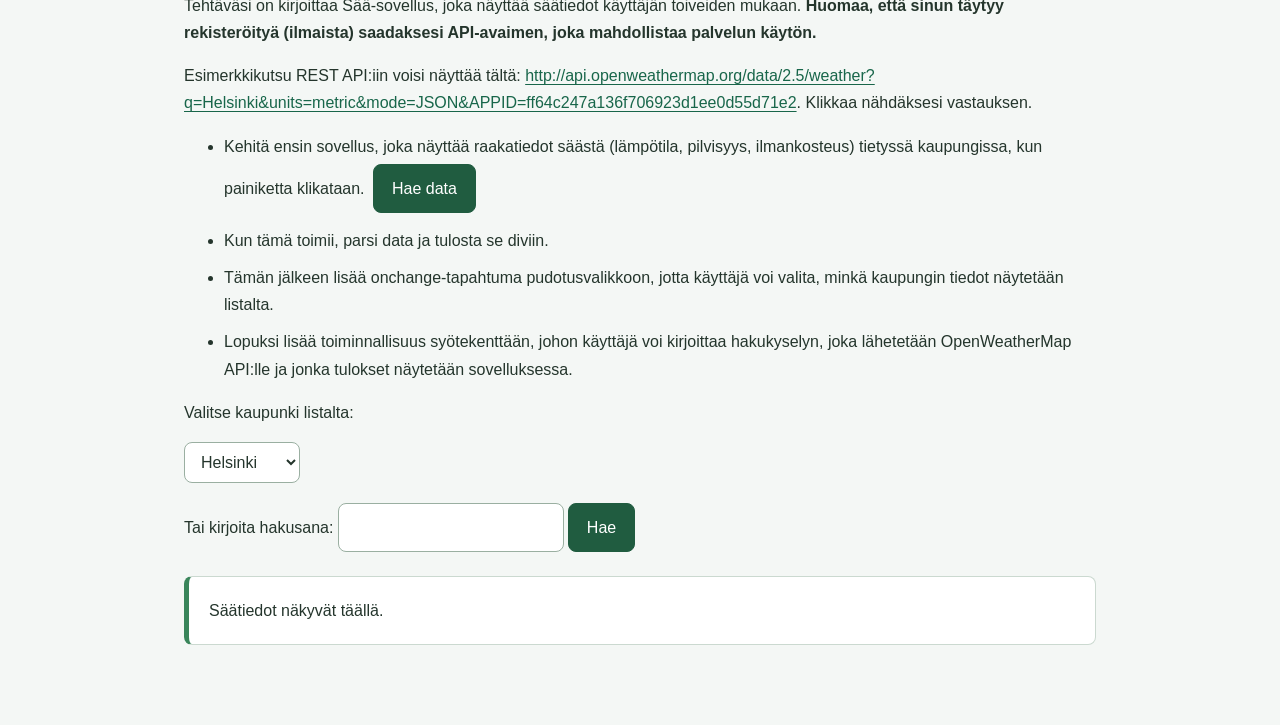
<file: WS07_AJAX/Workshop07.html>
<!DOCTYPE html>
<HTML lang="fi">

<head>
	<meta charset="utf-8">
	<title>Työpaja 7</title>
	<link rel="stylesheet" href="css/styles.css">
	<meta name="viewport" content="width=device-width, initial-scale=1">
</head>

<body class="ws8">
	<h1>Työpaja 7: JSON/XML:n parsiminen AJAXilla</h1>
	<hr />
	<p>Tässä harjoituksessa harjoittelemme JSONin käyttöä JavaScript-sovelluksissa. Käytä luentomateriaalia rinnalla
		viitteenä näiden tehtävien aikana.</p>

	<hr />
	<h2>Harjoitus 1: JSONin perusteet</h2>
	<p>JSON tarkoittaa JavaScript Object Notationia, ja se tarkoittaa, että esittelemme datan muodossa, jonka JavaScript
		ymmärtää sellaisenaan. Muunnoksia ei tarvita sen käyttämiseen.</p>
	<p>
		<button>Näytä vain etu- ja sukunimi</button>
		<button>Näytä kaikki tiedot</button>
	</p>
	<p>Kokeillaan seuraavaa. Voit luoda uuden JSON-datasetin JavaScript-koodissasi alla olevan mallin mukaisesti. Luo
		sitten funktiot, jotka suoritetaan, kun painikkeita klikataan.</p>

	<pre>
			var text = '{ "employees" : [' +
			'{ "firstName":"John" , "lastName":"Doe" },' +
			'{ "firstName":"Anna" , "lastName":"Smith" },' +
			'{ "firstName":"Peter" , "lastName":"Jones" } ]}';
		</pre>
	<ul>
		<li>Ensimmäinen painike näyttää etu- ja sukunimen jokaisesta kohteesta alla olevassa divissä.</li>
		<li>Toinen painike näyttää kaikki tiedot kaikista kohteista alla olevassa divissä. Halutessasi voit käyttää
			for-silmukoita tässä.</li>
	</ul>
	<div id="jsondata">JSON-data näkyy täällä.</div>
	<hr />
	<h2>Harjoitus 2: JSONin parsiminen verkosta</h2>
	<p>Alla näet kaksi painiketta. Muokkaa lähdekoodia ja lisää näihin painikkeisiin onClick-tapahtumat. Lisää
		toiminnallisuudet alla kuvatulla tavalla.</p>
	<p>
		<button>Lataa raaka data</button>
		<button>Lataa ja parsi data</button>
	</p>

	<ul>
		<li>Ensimmäisen painikkeen tulee suorittaa JavaScript-funktio, joka lataa annetun <a
				href="http://www.omdbapi.com/?s=star+wars&apikey=cbbc6750">JSON-tiedoston verkosta</a> ja näyttää sen
			raakatiedot alla olevassa divissä (id=rawdata). Käytä kehittäjätyökaluja (F12) seurataksesi AJAX-kutsua ja
			tutki otsikoita, suoritus­aikoja jne.</li>
		<li>Toisen painikkeen tulee suorittaa funktio, joka lataa saman datan, mutta parsii sen ja näyttää tiedot
			taulukossa.</li>
		<li>Kun olet saanut datan näkyviin, kokeile ladata myös kuvat sivulle.</li>
	</ul>
	<div id="rawdata">Raaka data näkyy täällä.</div>

	<hr />
	<h2>Harjoitus 3: Käytännön haaste: OpenWeatherMap API</h2>

	<p>OpenWeatherMap on tunnettu säädatan tarjoaja verkossa. Se tarjoaa API:n, jonka avulla kehittäjät voivat hakea
		säätietoja. <a href="https://openweathermap.org/api">Dokumentaatio löytyy täältä</a>.</p>
	<p>Tehtäväsi on kirjoittaa Sää-sovellus, joka näyttää säätiedot käyttäjän toiveiden mukaan. <b>Huomaa, että sinun
			täytyy rekisteröityä (ilmaista) saadaksesi API-avaimen, joka mahdollistaa palvelun käytön.</b></p>

	<p>Esimerkkikutsu REST API:iin voisi näyttää tältä: <a
			href="http://api.openweathermap.org/data/2.5/weather?q=Helsinki&units=metric&mode=JSON&APPID=ff64c247a136f706923d1ee0d55d71e2">http://api.openweathermap.org/data/2.5/weather?q=Helsinki&units=metric&mode=JSON&APPID=ff64c247a136f706923d1ee0d55d71e2</a>.
		Klikkaa nähdäksesi vastauksen.</p>
	<ul>
		<li>Kehitä ensin sovellus, joka näyttää raakatiedot säästä (lämpötila, pilvisyys, ilmankosteus) tietyssä
			kaupungissa, kun painiketta klikataan. <button>Hae data</button></li>
		<li>Kun tämä toimii, parsi data ja tulosta se diviin.</li>
		<li>Tämän jälkeen lisää onchange-tapahtuma pudotusvalikkoon, jotta käyttäjä voi valita, minkä kaupungin tiedot
			näytetään listalta.</li>
		<li>Lopuksi lisää toiminnallisuus syötekenttään, johon käyttäjä voi kirjoittaa hakukyselyn, joka lähetetään
			OpenWeatherMap API:lle ja jonka tulokset näytetään sovelluksessa.</li>
	</ul>
	<p>Valitse kaupunki listalta:</p>
	<select name="mySelect" id="city" onchange="">
		<option value="Helsinki">Helsinki</option>
		<option value="Stockholm">Tukholma</option>
		<option value="Rome">Rooma</option>
		<option value="New York">New York</option>
	</select>
	<p>Tai kirjoita hakusana: <input id="citysearch" /><button id="search">Hae</button></p>
	<div id="weatherdata">Säätiedot näkyvät täällä.</div>

</body>

</html>
</file>
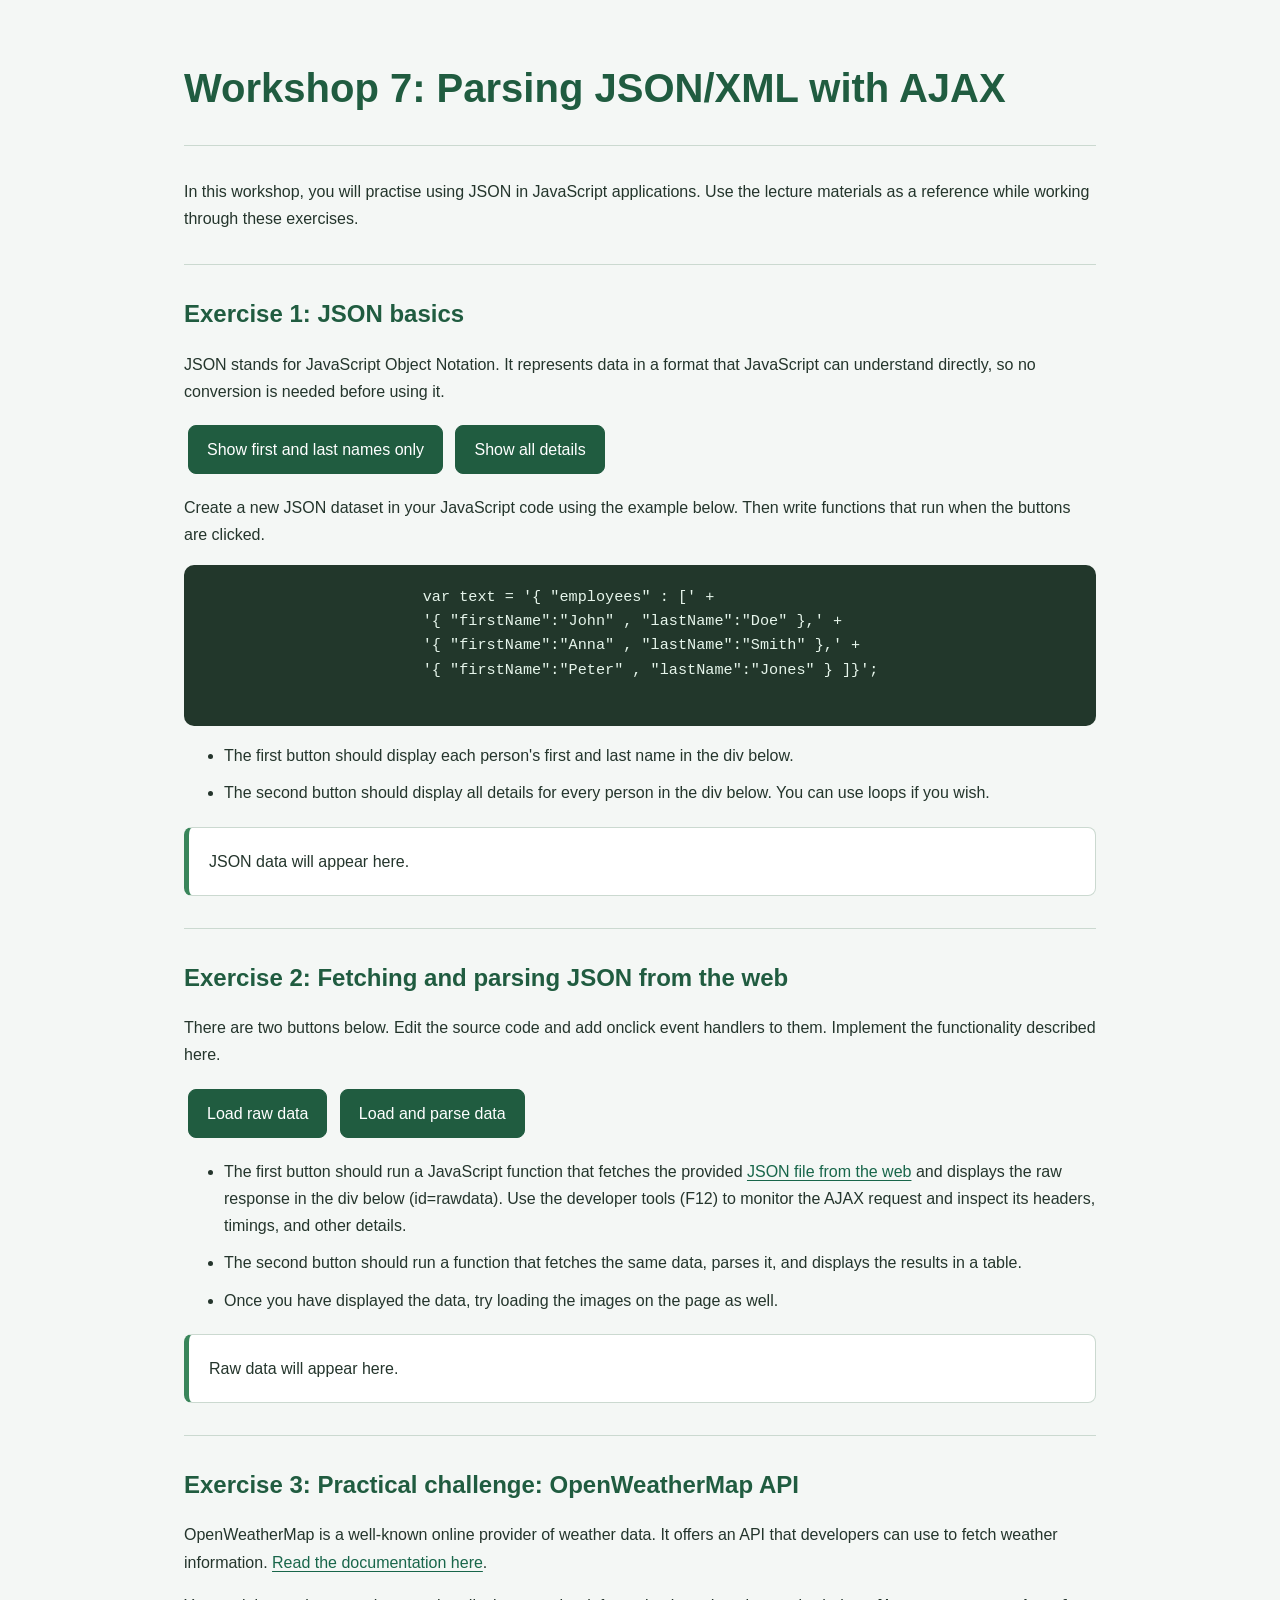
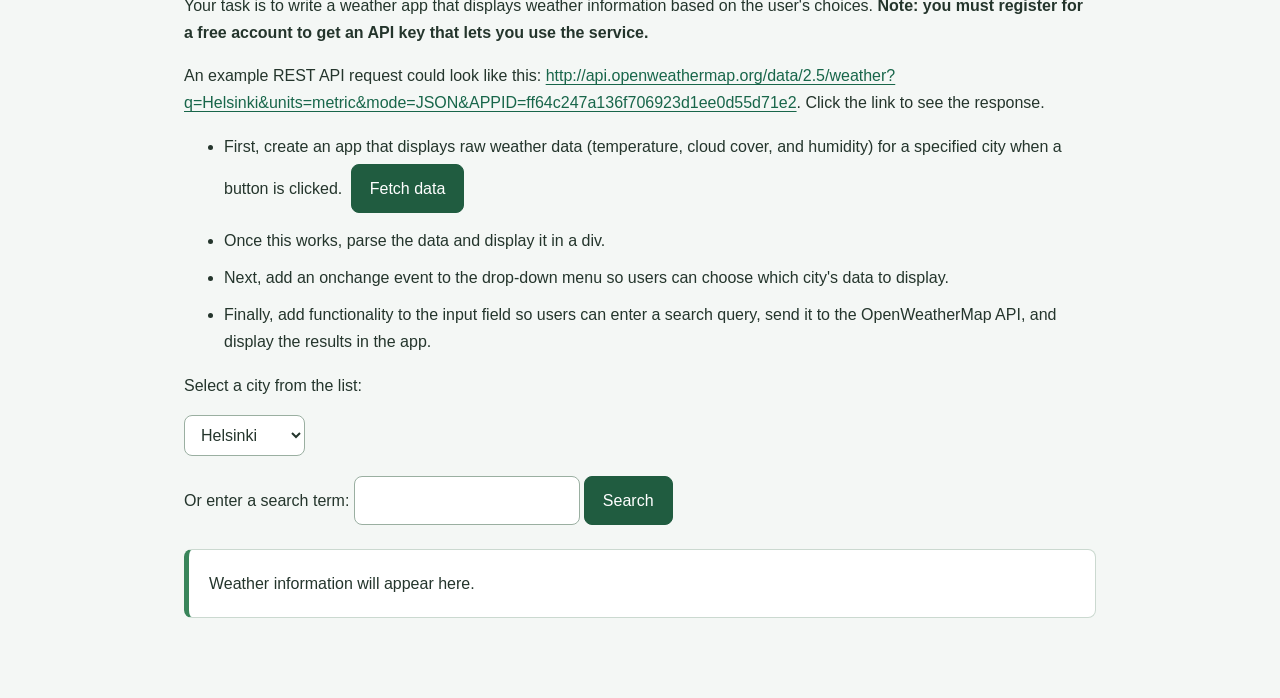
<file: WS07_AJAX/Workshop07_ENG.html>
<!DOCTYPE html>
<html lang="en">

<head>
	<meta charset="utf-8">
	<title>Workshop 7</title>
	<link rel="stylesheet" href="css/styles.css">
	<script src="ws7.js" defer></script>
	<meta name="viewport" content="width=device-width, initial-scale=1">
</head>

<body class="ws8">
	<h1>Workshop 7: Parsing JSON/XML with AJAX</h1>
	<hr />
	<p>In this workshop, you will practise using JSON in JavaScript applications. Use the lecture materials as a
		reference while working through these exercises.</p>

	<hr />
	<h2>Exercise 1: JSON basics</h2>
	<p>JSON stands for JavaScript Object Notation. It represents data in a format that JavaScript can understand
		directly, so no conversion is needed before using it.</p>
	<p>
		<button>Show first and last names only</button>
		<button>Show all details</button>
	</p>
	<p>Create a new JSON dataset in your JavaScript code using the example below. Then write functions that run when
		the buttons are clicked.</p>

	<pre>
			var text = '{ "employees" : [' +
			'{ "firstName":"John" , "lastName":"Doe" },' +
			'{ "firstName":"Anna" , "lastName":"Smith" },' +
			'{ "firstName":"Peter" , "lastName":"Jones" } ]}';
		</pre>
	<ul>
		<li>The first button should display each person's first and last name in the div below.</li>
		<li>The second button should display all details for every person in the div below. You can use loops if you
			wish.</li>
	</ul>
	<div id="jsondata">JSON data will appear here.</div>
	<hr />
	<h2>Exercise 2: Fetching and parsing JSON from the web</h2>
	<p>There are two buttons below. Edit the source code and add onclick event handlers to them. Implement the
		functionality described here.</p>
	<p>
		<button>Load raw data</button>
		<button>Load and parse data</button>
	</p>

	<ul>
		<li>The first button should run a JavaScript function that fetches the provided <a
				href="http://www.omdbapi.com/?s=star+wars&apikey=cbbc6750">JSON file from the web</a> and displays the
			raw response in the div below (id=rawdata). Use the developer tools (F12) to monitor the AJAX request and
			inspect its headers, timings, and other details.</li>
		<li>The second button should run a function that fetches the same data, parses it, and displays the results in
			a table.</li>
		<li>Once you have displayed the data, try loading the images on the page as well.</li>
	</ul>
	<div id="rawdata">Raw data will appear here.</div>

	<hr />
	<h2>Exercise 3: Practical challenge: OpenWeatherMap API</h2>

	<p>OpenWeatherMap is a well-known online provider of weather data. It offers an API that developers can use to
		fetch weather information. <a href="https://openweathermap.org/api">Read the documentation here</a>.</p>
	<p>Your task is to write a weather app that displays weather information based on the user's choices. <b>Note:
			you must register for a free account to get an API key that lets you use the service.</b></p>

	<p>An example REST API request could look like this: <a
			href="http://api.openweathermap.org/data/2.5/weather?q=Helsinki&units=metric&mode=JSON&APPID=ff64c247a136f706923d1ee0d55d71e2">http://api.openweathermap.org/data/2.5/weather?q=Helsinki&units=metric&mode=JSON&APPID=ff64c247a136f706923d1ee0d55d71e2</a>.
		Click the link to see the response.</p>
	<ul>
		<li>First, create an app that displays raw weather data (temperature, cloud cover, and humidity) for a
			specified city when a button is clicked. <button>Fetch data</button></li>
		<li>Once this works, parse the data and display it in a div.</li>
		<li>Next, add an onchange event to the drop-down menu so users can choose which city's data to display.</li>
		<li>Finally, add functionality to the input field so users can enter a search query, send it to the
			OpenWeatherMap API, and display the results in the app.</li>
	</ul>
	<p>Select a city from the list:</p>
	<select name="mySelect" id="city" onchange="">
		<option value="Helsinki">Helsinki</option>
		<option value="Stockholm">Stockholm</option>
		<option value="Rome">Rome</option>
		<option value="New York">New York</option>
	</select>
	<p>Or enter a search term: <input id="citysearch" /><button id="search">Search</button></p>
	<div id="weatherdata">Weather information will appear here.</div>

</body>

</html>
</file>
<file: PostItBoard/style.css>
/* General page styling */
* {
    box-sizing: border-box;
}

body {
    margin: 0;
    font-family: Arial, sans-serif;
    background-color: #f8f7f4;
    color: #333333;
}

/* Page header */
.header {
    text-align: center;
    padding: 40px 20px;
    background-color: #ffffff;
    border-bottom: 1px solid #e8e5df;
}

.header h1 {
    margin: 0 0 10px;
    font-size: 2.2rem;
}

.header p {
    margin: 0;
    color: #777777;
}

/* Main layout */
.container {
    width: 90%;
    max-width: 1100px;
    margin: 35px auto;
    display: grid;
    grid-template-columns: 300px 1fr;
    gap: 30px;
    align-items: start;
}

/* Form and board panels */
.note-form,
.board {
    background-color: #ffffff;
    padding: 25px;
    border-radius: 14px;
    box-shadow: 0 4px 16px rgba(0, 0, 0, 0.05);
}

h2 {
    margin-top: 0;
    font-size: 1.3rem;
}

/* Form fields */
#noteForm {
    display: flex;
    flex-direction: column;
    gap: 10px;
}

label {
    font-size: 0.9rem;
    font-weight: bold;
    margin-top: 8px;
}

input,
textarea,
select {
    width: 100%;
    padding: 12px;
    border: 1px solid #dddddd;
    border-radius: 8px;
    font: inherit;
}

textarea {
    min-height: 110px;
    resize: vertical;
}

input:focus,
textarea:focus,
select:focus {
    outline: 2px solid #b7a5e5;
    border-color: transparent;
}

button {
    padding: 12px 16px;
    border: none;
    border-radius: 8px;
    background-color: #514477;
    color: #ffffff;
    font-size: 0.95rem;
    font-weight: bold;
    cursor: pointer;
}

button:hover {
    background-color: #3f355e;
}

button:focus-visible {
    outline: 3px solid #a99bd0;
    outline-offset: 3px;
}

/* Note statistics */
.note-stats {
    display: flex;
    flex-wrap: wrap;
    gap: 20px;
    color: #777777;
    font-size: 0.9rem;
    margin-bottom: 20px;
}

.note-stats p {
    margin: 0;
}

/* Sticky-note layout */
.notes-container {
    display: grid;
    grid-template-columns: repeat(auto-fit, minmax(180px, 1fr));
    gap: 18px;
}

.note {
    padding: 20px;
    min-height: 180px;
    border-radius: 4px;
    box-shadow: 0 4px 10px rgba(0, 0, 0, 0.08);
    overflow-wrap: anywhere;
    transform: rotate(-1deg);
}

.note:nth-child(even) {
    transform: rotate(1deg);
}

.note h3 {
    margin-top: 0;
    overflow-wrap: anywhere;
}

.note p {
    white-space: pre-wrap;
    line-height: 1.5;
}

.note.completed h3,
.note.completed p {
    text-decoration: line-through;
    opacity: 0.6;
}

.note.yellow {
    background-color: #fff0a8;
}

.note.pink {
    background-color: #f8d8e5;
}

.note.green {
    background-color: #d9f0d5;
}

.note.blue {
    background-color: #d9e8ff;
}

/* Buttons inside notes */
.note-actions {
    display: flex;
    flex-wrap: wrap;
    gap: 6px;
    margin-top: 15px;
}

.note-actions button {
    padding: 8px 10px;
    font-size: 0.8rem;
}

.note-actions .delete-button {
    background-color: #a33f46;
}

.note-actions .delete-button:hover {
    background-color: #842d34;
}

.empty-message {
    color: #888888;
    text-align: center;
    padding: 30px 10px;
    grid-column: 1 / -1;
}

/* Page footer */
footer {
    text-align: center;
    padding: 25px;
    color: #888888;
    font-size: 0.85rem;
}

/* Layout for mobile screens */
@media (max-width: 700px) {
    .container {
        grid-template-columns: 1fr;
        width: 92%;
        margin: 20px auto;
        gap: 20px;
    }

    .header {
        padding: 30px 15px;
    }

    .header h1 {
        font-size: 1.8rem;
    }

    .note-form,
    .board {
        padding: 20px;
    }
}
</file>
<file: Project2a_WeatherExplorer/styles.css>
/* Import elegant fonts from Google Fonts */
@import url('https://fonts.googleapis.com/css2?family=Cormorant+Garamond:wght@400;500;600;700&family=DM+Sans:wght@400;500;600;700&display=swap');

/* Colour palette */
:root {
    --cream: #F5F2EA;
    --sand: #DCD7C9;
    --charcoal: #292D29;
    --olive: #81866C;
    --clay: #B77B61;
    --white: #FFFFFF;
}

/* General page settings */
* {
    margin: 0;
    padding: 0;
    box-sizing: border-box;
}

body {
    background-color: var(--cream);
    color: var(--charcoal);
    font-family: 'DM Sans', sans-serif;
    line-height: 1.6;
}

/* Header */
.site-header {
    display: flex;
    justify-content: space-between;
    align-items: center;
    padding: 28px 8%;
    border-bottom: 1px solid var(--sand);
}

.logo {
    font-size: 17px;
    font-weight: 700;
    letter-spacing: 2px;
}

.logo span {
    font-weight: 400;
    margin-left: 5px;
}

.header-note {
    font-size: 10px;
    letter-spacing: 3px;
    color: var(--olive);
}

/* Main content container */
.container {
    max-width: 1100px;
    margin: 0 auto;
    padding: 70px 30px;
}

/* Introduction */
.intro {
    margin-bottom: 55px;
}

.eyebrow {
    color: var(--clay);
    font-size: 11px;
    font-weight: 700;
    letter-spacing: 3px;
    margin-bottom: 18px;
}

.intro h1 {
    font-family: 'Cormorant Garamond', serif;
    font-size: clamp(42px, 6vw, 72px);
    font-weight: 500;
    line-height: 1.05;
    margin-bottom: 20px;
}

.intro-text {
    color: #74766E;
    font-size: 15px;
}

/* Search section */
.search-section {
    background-color: var(--white);
    padding: 30px;
    border: 1px solid var(--sand);
    margin-bottom: 35px;
}

.search-section label {
    display: block;
    font-size: 11px;
    font-weight: 700;
    letter-spacing: 2px;
    margin-bottom: 12px;
}

.search-controls {
    display: flex;
    gap: 12px;
}

.search-controls input,
.search-section select {
    width: 100%;
    padding: 15px;
    background-color: var(--cream);
    border: 1px solid var(--sand);
    color: var(--charcoal);
    font-family: 'DM Sans', sans-serif;
    font-size: 14px;
    outline: none;
}

.search-controls input:focus,
.search-section select:focus {
    border-color: var(--olive);
}

.search-controls button {
    padding: 15px 30px;
    background-color: var(--olive);
    color: var(--white);
    border: none;
    font-family: 'DM Sans', sans-serif;
    font-size: 13px;
    font-weight: 600;
    cursor: pointer;
    transition: background-color 0.2s;
}

.search-controls button:hover {
    background-color: var(--charcoal);
}

.search-hint {
    color: #74766E;
    font-size: 12px;
    margin: 20px 0 10px;
}

.search-section select {
    max-width: 100%;
    cursor: pointer;
}

/* Weather section */
.weather-section {
    margin-bottom: 70px;
}

.weather-placeholder {
    background-color: #EAE6DB;
    border: 1px solid var(--sand);
    padding: 55px 30px;
    text-align: center;
}

.weather-placeholder p:first-child {
    color: var(--clay);
    font-size: 10px;
    font-weight: 700;
    letter-spacing: 3px;
    margin-bottom: 15px;
}

.weather-placeholder h2 {
    font-family: 'Cormorant Garamond', serif;
    font-size: 34px;
    font-weight: 500;
    margin-bottom: 10px;
}

.weather-placeholder p:last-child {
    color: #74766E;
    font-size: 14px;
}

/* Footer */
.site-footer {
    border-top: 1px solid var(--sand);
    padding-top: 25px;
    text-align: center;
    color: #74766E;
    font-size: 11px;
    letter-spacing: 1px;
}

.site-footer p + p {
    margin-top: 7px;
    letter-spacing: 0;
}

/* Responsive layout for mobile devices */
@media (max-width: 600px) {
    .site-header {
        padding: 20px;
    }

    .header-note {
        font-size: 8px;
        letter-spacing: 1px;
    }

    .container {
        padding: 45px 20px;
    }

    .search-section {
        padding: 20px;
    }

    .search-controls {
        flex-direction: column;
    }

    .search-controls button {
        width: 100%;
    }
}

/* Weather dashboard layout */

/* =========================================
   WEATHER DASHBOARD - REFINED DESIGN
   ========================================= */

.weather-dashboard {
    background-color: #EAE6DB;
    border: 1px solid var(--sand);
    padding: 55px 65px;
    display: grid;
    grid-template-columns: 1fr 1fr;
    gap: 60px;
    align-items: center;
}

/* Main weather information */
.weather-main {
    text-align: left;
}

.weather-main h2 {
    font-family: 'Cormorant Garamond', serif;
    font-size: 42px;
    font-weight: 500;
    margin: 12px 0;
}

.weather-main h3 {
    font-family: 'Cormorant Garamond', serif;
    font-size: 76px;
    font-weight: 500;
    line-height: 1.1;
    margin: 12px 0;
}

.weather-description {
    color: var(--olive);
    font-size: 16px;
    text-transform: capitalize;
}

/* Weather detail cards */
.weather-details {
    display: grid;
    grid-template-columns: 1fr 1fr;
    gap: 15px;
}

.weather-card {
    background-color: #F8F6F0;
    border: 1px solid var(--sand);
    padding: 25px 20px;
    min-height: 135px;
    display: flex;
    flex-direction: column;
    justify-content: center;
}

.weather-card p {
    color: var(--clay);
    font-family: 'DM Sans', sans-serif;
    font-size: 10px;
    font-weight: 700;
    letter-spacing: 1.5px;
    margin-bottom: 12px;
}

.weather-card h3 {
    color: var(--charcoal);
    font-family: 'DM Sans', sans-serif;
    font-size: 22px;
    font-weight: 500;
    line-height: 1.4;
    text-transform: capitalize;
    overflow-wrap: anywhere;
}

/* Tablet and mobile layout */
@media (max-width: 750px) {
    .weather-dashboard {
        grid-template-columns: 1fr;
        padding: 35px 30px;
        gap: 30px;
    }

    .weather-main h3 {
        font-size: 65px;
    }

    .weather-details {
        grid-template-columns: 1fr 1fr;
    }
}

@media (max-width: 450px) {
    .weather-details {
        grid-template-columns: 1fr;
    }

    .weather-card {
        min-height: 100px;
    }
}

/* Main weather information */
.weather-main {
    text-align: left;
}

.weather-main h2 {
    font-family: 'Cormorant Garamond', serif;
    font-size: 42px;
    font-weight: 500;
    margin-bottom: 5px;
}

.weather-main h3 {
    font-family: 'Cormorant Garamond', serif;
    font-size: 90px;
    font-weight: 500;
    line-height: 1.1;
    margin: 15px 0;
}

.weather-description {
    color: var(--olive);
    font-size: 17px;
    text-transform: capitalize;
}

/* Weather detail cards */
.weather-details {
    display: grid;
    grid-template-columns: 1fr 1fr;
    gap: 15px;
}

.weather-card {
    background-color: var(--white);
    border: 1px solid var(--sand);
    padding: 25px 20px;
    min-height: 120px;
}

.weather-card p {
    color: var(--clay);
    font-size: 10px;
    font-weight: 700;
    letter-spacing: 2px;
    margin-bottom: 15px;
}

.weather-card h3 {
    font-family: 'Cormorant Garamond', serif;
    font-size: 26px;
    font-weight: 600;
    text-transform: capitalize;
    overflow-wrap: anywhere;
}

/* Mobile dashboard layout */
@media (max-width: 700px) {
    .weather-dashboard {
        grid-template-columns: 1fr;
        padding: 35px 25px;
        gap: 30px;
    }

    .weather-main h3 {
        font-size: 70px;
    }

    .weather-details {
        grid-template-columns: 1fr 1fr;
    }
}

@media (max-width: 400px) {
    .weather-details {
        grid-template-columns: 1fr;
    }
}
</file>
<file: Workshop05/css/styles.css>
/* Simple shared styles for the English and Finnish workshop. */
* { box-sizing: border-box; }
body {
  margin: 0;
  padding: 24px;
  font-family: Arial, Helvetica, sans-serif;
  line-height: 1.6;
  color: #24343c;
  background: #f4f7f5;
}
main { max-width: 900px; margin: auto; }
header { margin-bottom: 32px; }
h1 { font-size: clamp(1.8rem, 4vw, 2.5rem); line-height: 1.2; color: #155e4c; }
h2 { margin-top: 0; color: #155e4c; font-size: 1.4rem; }
.course { color: #52635d; font-weight: bold; }
.notice { font-weight: bold; }
section { margin-bottom: 24px; padding: 24px; background: white; border-radius: 12px; }
li { margin-bottom: 10px; }
a { color: #155e4c; }
form { max-width: 520px; margin-top: 24px; }
label { display: block; margin-top: 14px; font-weight: bold; }
input, select, textarea {
  width: 100%; padding: 10px; margin-top: 5px;
  font: inherit; border: 1px solid #8c9d96; border-radius: 6px;
}
button {
  margin-top: 16px; padding: 10px 18px; font: inherit;
  color: white; background: #155e4c; border: 1px solid #155e4c;
  border-radius: 6px; cursor: pointer;
}
button:hover { background: #104b3d; }
.secondary { color: #155e4c; background: white; }
.secondary:hover { background: #edf4f0; }
.actions { display: flex; flex-wrap: wrap; gap: 10px; }
:focus-visible { outline: 3px solid #bd650d; outline-offset: 3px; }
.error { display: block; color: #b42318; font-size: .95rem; }
.invalid { border: 2px solid #b42318; }
.saved { padding: 16px; background: #edf4f0; border-radius: 6px; white-space: pre-line; }
footer { color: #52635d; }
@media (max-width: 600px) {
  body { padding: 14px; }
  section { padding: 18px; }
}
</file>
<file: Workshop4/css/styles.css>
* {
    box-sizing: border-box;
}

body {
    max-width: 1000px;
    margin: 0 auto;
    padding: 2rem;

    font-family: "Trebuchet MS", Helvetica, sans-serif;
    line-height: 1.6;
    color: #333333;
    background-color: #f5f5f5;
}

header,
section {
    margin-bottom: 2rem;
    padding: 1.5rem;

    background-color: white;
    border-radius: 8px;
}

h1 {
    margin-top: 0;
    color: #31107a;
}

h2 {
    color: #1966a2;
}

h3 {
    color: #31107a;
}

hr {
    margin: 2rem 0;
    border: 0;
    border-top: 1px solid #cccccc;
}

button {
    margin: 0.25rem;
    padding: 0.6rem 1rem;

    font: inherit;
    color: white;
    background-color: #31107a;

    border: 0;
    border-radius: 4px;
    cursor: pointer;
}

button:hover {
    background-color: #5631a5;
}

button:focus-visible,
input:focus-visible,
select:focus-visible {
    outline: 3px solid #28a78e;
    outline-offset: 2px;
}

.buttons {
    display: flex;
    flex-wrap: wrap;
    gap: 0.5rem;
    margin: 1rem 0;
}

.instructions {
    padding: 1rem;
    background-color: #f0eef8;
    border-left: 5px solid #31107a;
}

code {
    padding: 0.1rem 0.3rem;
    font-family: Consolas, monospace;
    background-color: #eeeeee;
    border-radius: 3px;
}

.highlight {
    padding: 1rem;
    color: white;
    background-color: #31107a;
}

.animal-heading {
    color: #31107a;
    font-family: Arial, sans-serif;
}

.image-highlight {
    border: 6px solid #31107a;
}

#animalImage,
#animalContent img {
    display: block;
    width: 400px;
    max-width: 100%;
    height: auto;
    margin: 1rem 0;
}

form {
    display: grid;
    gap: 1rem;
    max-width: 500px;
    margin: 1rem 0;
}

form div {
    display: grid;
    gap: 0.25rem;
}

input,
select {
    padding: 0.6rem;
    font: inherit;
    border: 1px solid #999999;
    border-radius: 4px;
}

table {
    width: 100%;
    margin-top: 1.5rem;
    border-collapse: collapse;
}

th,
td {
    padding: 0.75rem;
    text-align: left;
    border: 1px solid #cccccc;
}

th {
    color: white;
    background-color: #1966a2;
}

tbody tr:nth-child(even) {
    background-color: #f2f2f2;
}

@media (max-width: 600px) {
    body {
        padding: 1rem;
    }

    header,
    section {
        padding: 1rem;
    }

    .buttons {
        flex-direction: column;
    }

    button {
        width: 100%;
    }
}
</file>
<file: WS07_AJAX/css/styles.css>
/* Työpaja 7 – JSON ja AJAX */

* {
  box-sizing: border-box;
}

body.ws8 {
  max-width: 960px;
  margin: 0 auto;
  padding: 36px 24px 60px;
  background-color: #f4f7f5;
  color: #24352c;
  font-family: Arial, Helvetica, sans-serif;
  font-size: 16px;
  line-height: 1.7;
}

.ws8 h1 {
  color: #205c40;
  font-size: clamp(1.8rem, 4vw, 2.5rem);
  line-height: 1.25;
}

.ws8 h2 {
  margin-top: 32px;
  color: #205c40;
  line-height: 1.4;
}

.ws8 hr {
  margin: 32px 0;
  border: 0;
  border-top: 1px solid #cbd9d0;
}

.ws8 a {
  color: #18664a;
  overflow-wrap: anywhere;
  text-underline-offset: 3px;
}

.ws8 li {
  margin-bottom: 10px;
}

.ws8 button,
.ws8 input,
.ws8 select {
  font: inherit;
}

.ws8 button {
  margin: 4px;
  padding: 10px 18px;
  border: 1px solid #205c40;
  border-radius: 8px;
  background-color: #205c40;
  color: white;
  cursor: pointer;
}

.ws8 button:hover {
  background-color: #16452f;
}

.ws8 input,
.ws8 select {
  max-width: 100%;
  padding: 10px 12px;
  border: 1px solid #9aafa1;
  border-radius: 8px;
  background-color: white;
  color: #24352c;
}

.ws8 :is(button, input, select, a):focus-visible {
  outline: 3px solid #b46b00;
  outline-offset: 3px;
}

.ws8 pre {
  padding: 20px;
  overflow-x: auto;
  border-radius: 10px;
  background-color: #22372b;
  color: #e6f5eb;
  font-size: 0.95rem;
  line-height: 1.6;
}

.ws8 #jsondata,
.ws8 #rawdata,
.ws8 #weatherdata {
  margin: 20px 0;
  padding: 20px;
  overflow-wrap: anywhere;
  overflow-x: auto;
  border: 1px solid #cbd9d0;
  border-left: 5px solid #39855a;
  border-radius: 8px;
  background-color: white;
}

.ws8 table {
  width: 100%;
  border-collapse: collapse;
}

.ws8 th,
.ws8 td {
  padding: 12px;
  border: 1px solid #cbd9d0;
  text-align: left;
  vertical-align: top;
}

.ws8 th {
  background-color: #e4eee7;
}

.ws8 img {
  max-width: 100%;
  height: auto;
}
</file>
